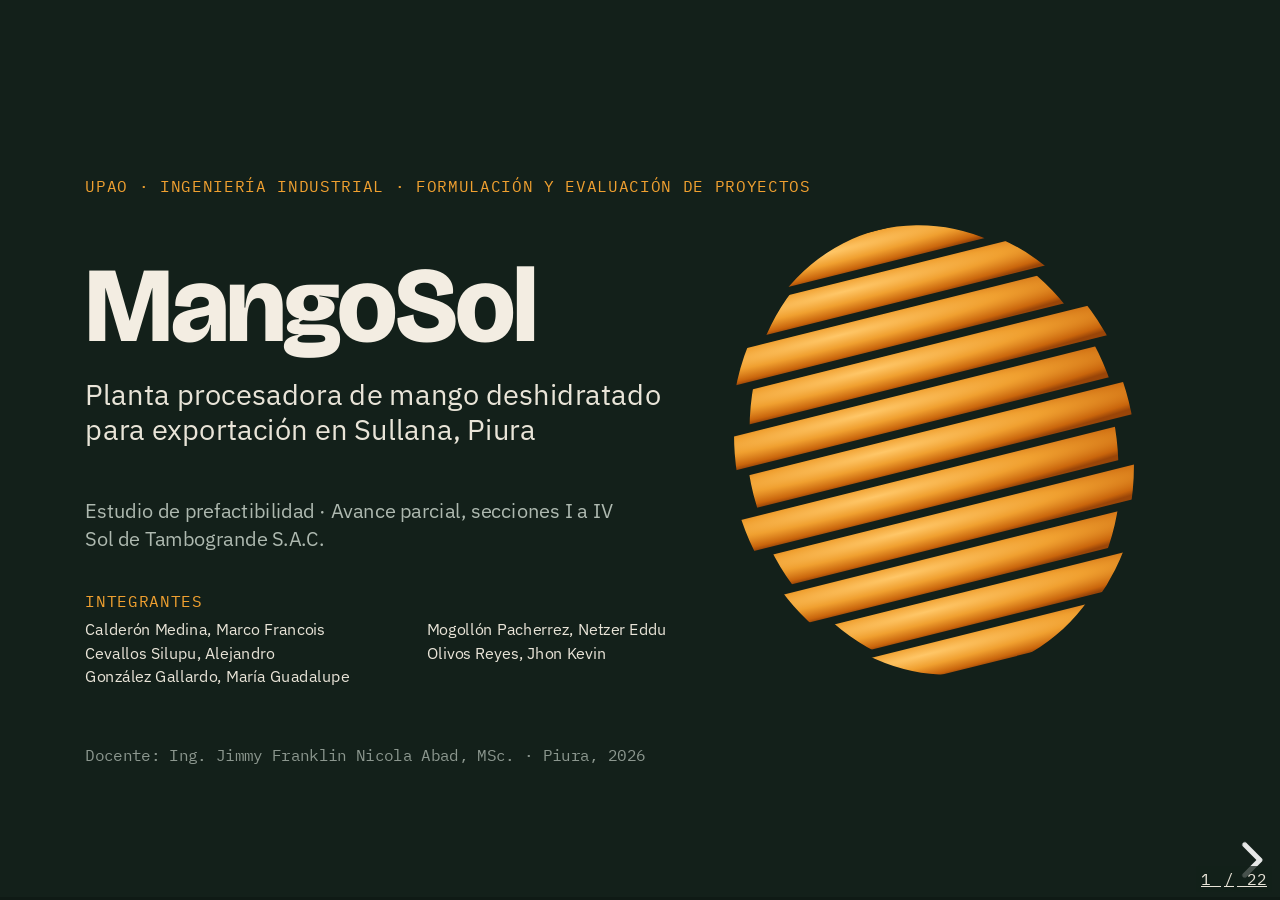
<file: index.html>
<!doctype html>
<html lang="es">
<head>
<meta charset="utf-8">
<meta name="viewport" content="width=device-width, initial-scale=1">
<title>MangoSol · Prefactibilidad de una planta de mango deshidratado</title>
<link rel="stylesheet" href="lib/fonts.css">
<link rel="stylesheet" href="lib/reveal.css">
<style>
html,body,.reveal-viewport{background:#13201A}
.reveal .slides{text-align:left}
.reveal .slides section{padding:0;height:1080px}
.reveal .slide{width:1920px;height:1080px;position:relative;box-sizing:border-box;text-align:left;font-size:32px;line-height:1.4;overflow:hidden}
.reveal .slide *{box-sizing:border-box}
.reveal .slide h1,.reveal .slide h2,.reveal .slide h3,.reveal .slide p,.reveal .slide ul{margin:0}
.reveal .slide h1{line-height:1.1}.reveal .slide h2{line-height:1.15;text-wrap:balance}.reveal .slide h3{line-height:1.2}
.reveal .slide ul{padding-left:1.1em;display:flex;flex-direction:column;gap:8px}
.reveal .slide a{color:inherit;text-decoration:none}
.reveal .slide table{border-collapse:collapse}
.reveal .slide th,.reveal .slide td{padding:.35em .6em;border-bottom:1px solid rgba(140,151,143,.35);text-align:left;font-weight:400}
.reveal .slide th{font-weight:600}
.reveal .controls,.reveal .progress{color:#F0A030}
.reveal .slide-number{background:rgba(19,32,26,.75);color:#E9E4D8;font-family:'IBM Plex Mono',monospace;font-size:16px}

/* Entradas: cada elemento con data-build-in aparece en su orden cuando la diapositiva está activa */
.reveal section .b{opacity:0}
.reveal section.present .b{animation:var(--k) .45s cubic-bezier(.2,.8,.2,1) var(--d) both}
.b-fade{--k:bFade}.b-rise{--k:bRise}.b-drop{--k:bDrop}.b-left{--k:bLeft}.b-right{--k:bRight}.b-scale{--k:bScale}.b-pop{--k:bPop}
.b-growx{--k:bGrowX;transform-origin:left center}.b-growy{--k:bGrowY;transform-origin:center bottom}
@keyframes bFade{from{opacity:0}to{opacity:1}}
@keyframes bRise{from{opacity:0;transform:translateY(40px)}to{opacity:1;transform:none}}
@keyframes bDrop{from{opacity:0;transform:translateY(-40px)}to{opacity:1;transform:none}}
@keyframes bLeft{from{opacity:0;transform:translateX(-60px)}to{opacity:1;transform:none}}
@keyframes bRight{from{opacity:0;transform:translateX(60px)}to{opacity:1;transform:none}}
@keyframes bScale{from{opacity:0;transform:scale(.6)}to{opacity:1;transform:none}}
@keyframes bPop{0%{opacity:0;transform:scale(.85)}70%{opacity:1;transform:scale(1.03)}100%{opacity:1;transform:none}}
@keyframes bGrowX{from{opacity:1;transform:scaleX(0)}to{opacity:1;transform:none}}
@keyframes bGrowY{from{opacity:1;transform:scaleY(0)}to{opacity:1;transform:none}}
/* Trazos que se dibujan solos */
.reveal section .draw{stroke-dasharray:var(--len,2000);stroke-dashoffset:var(--len,2000)}
.reveal section.present .draw{transition:stroke-dashoffset .8s cubic-bezier(.4,0,.2,1) var(--d,0s);stroke-dashoffset:0}
.reveal tr.prio td{font-weight:600;color:#13201A}.reveal tr.prio td:first-child{box-shadow:inset 8px 0 0 #F0A030;padding-left:24px}
@media (prefers-reduced-motion:reduce){.reveal section .b{opacity:1}.reveal section.present .b{animation:none}.reveal section .draw{stroke-dashoffset:0}}
</style>
</head>
<body>
<div class="reveal"><div class="slides">
<section id="cover" data-transition="fade" data-background-color="#13201A">
<div class="slide" style="background:#13201A;color:#E9E4D8;font-family:'IBM Plex Sans', Arial, sans-serif;padding:128px 128px 160px">
<svg aria-label="Mango cortado en láminas desplazadas" viewBox="0 0 720 720" width="720" height="720" style="position:absolute;left:1040px;top:180px;width:720px;height:720px" data-build-in="scale 1 auto"><defs><radialGradient id="mg" cx="38%" cy="30%" r="75%"><stop offset="0" stop-color="#FFC768"/><stop offset="0.45" stop-color="#F0A030"/><stop offset="0.85" stop-color="#C9650C"/><stop offset="1" stop-color="#9A4508"/></radialGradient><clipPath id="mc"><ellipse cx="360" cy="360" rx="290" ry="340"/></clipPath></defs><g transform="rotate(-14 360 360)"><g transform="translate(0,0)"><rect x="0" y="20" width="720" height="50" fill="url(#mg)" clip-path="url(#mc)"/></g><g transform="translate(14,0)"><rect x="0" y="82" width="720" height="50" fill="url(#mg)" clip-path="url(#mc)"/></g><g transform="translate(-10,0)"><rect x="0" y="144" width="720" height="50" fill="url(#mg)" clip-path="url(#mc)"/></g><g transform="translate(18,0)"><rect x="0" y="206" width="720" height="50" fill="url(#mg)" clip-path="url(#mc)"/></g><g transform="translate(-6,0)"><rect x="0" y="268" width="720" height="50" fill="url(#mg)" clip-path="url(#mc)"/></g><g transform="translate(12,0)"><rect x="0" y="330" width="720" height="50" fill="url(#mg)" clip-path="url(#mc)"/></g><g transform="translate(-16,0)"><rect x="0" y="392" width="720" height="50" fill="url(#mg)" clip-path="url(#mc)"/></g><g transform="translate(8,0)"><rect x="0" y="454" width="720" height="50" fill="url(#mg)" clip-path="url(#mc)"/></g><g transform="translate(-12,0)"><rect x="0" y="516" width="720" height="50" fill="url(#mg)" clip-path="url(#mc)"/></g><g transform="translate(16,0)"><rect x="0" y="578" width="720" height="50" fill="url(#mg)" clip-path="url(#mc)"/></g><g transform="translate(0,0)"><rect x="0" y="640" width="720" height="50" fill="url(#mg)" clip-path="url(#mc)"/></g></g></svg>
<p style="position:absolute;left:128px;top:128px;width:1100px;font-family:'IBM Plex Mono', 'Courier New', monospace;font-size:24px;letter-spacing:2px;text-transform:uppercase;color:#F0A030" data-build-in="fade 2 auto">UPAO · Ingeniería Industrial · Formulación y Evaluación de Proyectos</p>
<h1 style="position:absolute;left:128px;top:240px;width:900px;font-family:'Bricolage Grotesque', Georgia, sans-serif;font-size:160px;font-weight:800;line-height:1.05;letter-spacing:-4px;color:#F3EDE2" data-build-in="rise 3 auto">MangoSol</h1>
<p style="position:absolute;left:128px;top:430px;width:880px;font-size:44px;line-height:1.2;color:#E9E4D8" data-build-in="rise 4 auto">Planta procesadora de mango deshidratado para exportación en Sullana, Piura</p>
<p style="position:absolute;left:128px;top:610px;width:880px;font-size:30px;line-height:1.4;color:#AEB9B0" data-build-in="fade 5 auto">Estudio de prefactibilidad · Avance parcial, secciones I a IV<br>Sol de Tambogrande S.A.C.</p>
<p style="position:absolute;left:128px;top:750px;width:900px;font-family:'IBM Plex Mono', 'Courier New', monospace;font-size:24px;letter-spacing:2px;text-transform:uppercase;color:#F0A030" data-build-in="fade 6 auto">Integrantes</p>
<p style="position:absolute;left:128px;top:792px;width:480px;font-size:24px;line-height:1.45;color:#E9E4D8" data-build-in="fade 6 auto">Calderón Medina, Marco Francois<br>Cevallos Silupu, Alejandro<br>González Gallardo, María Guadalupe</p>
<p style="position:absolute;left:640px;top:792px;width:420px;font-size:24px;line-height:1.45;color:#E9E4D8" data-build-in="fade 6 auto">Mogollón Pacherrez, Netzer Eddu<br>Olivos Reyes, Jhon Kevin</p>
<p style="position:absolute;left:128px;bottom:64px;width:1664px;font-family:'IBM Plex Mono', 'Courier New', monospace;font-size:24px;color:#8C978F">Docente: Ing. Jimmy Franklin Nicola Abad, MSc. · Piura, 2026</p>
</div>
<aside class="notes">Presentar el proyecto en una frase: transformamos mango de Piura que no califica para exportarse fresco en láminas deshidratadas sin azúcar ni sulfitos, para importadores de México, EE. UU. y la UE. El dibujo del mango cortado en láminas representa justamente el producto. Aclarar desde el inicio que los datos de encuesta y de competidores son simulados con fines académicos; las cifras del sector (ADEX, DRAP Piura) son reales.</aside>
</section>
<section id="oportunidad" data-transition="fade" data-background-color="#F3EDE2">
<div class="slide" style="background:#F3EDE2;color:#1D2A22;font-family:'IBM Plex Sans', Arial, sans-serif;padding:128px 128px 160px">
<p style="position:absolute;left:128px;top:112px;width:1664px;font-family:'IBM Plex Mono', 'Courier New', monospace;font-size:24px;letter-spacing:2px;text-transform:uppercase;color:#96490A">I · Resumen ejecutivo</p>
<h2 style="position:absolute;left:128px;top:150px;width:1664px;font-family:'Bricolage Grotesque', Georgia, sans-serif;font-size:72px;font-weight:700;line-height:1.1;letter-spacing:-1px;color:#13201A">La oportunidad en dos cifras</h2>
<p style="position:absolute;left:128px;top:320px;width:800px;font-family:'Bricolage Grotesque', Georgia, sans-serif;font-size:140px;font-weight:800;line-height:1.05;letter-spacing:-3px;color:#13201A" data-build-in="rise 1 auto">535,407</p>
<p style="position:absolute;left:128px;top:490px;width:760px;font-size:30px;line-height:1.4;color:#3D4A42" data-build-in="fade 2 auto">toneladas de mango produjo Piura en 2025, un 55.8 % más que el año anterior (DRAP Piura)</p>
<div style="position:absolute;left:952px;top:330px;width:2px;height:260px;background:#CDBFA8"></div>
<p style="position:absolute;left:1010px;top:320px;width:782px;font-family:'Bricolage Grotesque', Georgia, sans-serif;font-size:140px;font-weight:800;line-height:1.05;letter-spacing:-3px;color:#96490A" data-build-in="rise 3 auto">≈ 1,050</p>
<p style="position:absolute;left:1010px;top:490px;width:760px;font-size:30px;line-height:1.4;color:#3D4A42" data-build-in="fade 4 auto">toneladas de mango deshidratado exporta todo el Perú en un año (US$ 8.4 M en 2023 ÷ ~US$ 8 por kilo; CIEN-ADEX)</p>
<p style="position:absolute;left:128px;top:690px;width:1540px;font-size:44px;line-height:1.25;color:#13201A" data-build-in="rise 5 auto">MangoSol convierte la fruta que no califica para exportarse en fresco en un snack <span style="color:#96490A">sin azúcar ni sulfitos</span> para importadores de México, EE. UU. y la Unión Europea.</p>
<p style="position:absolute;left:128px;bottom:64px;width:900px;font-family:'IBM Plex Mono', 'Courier New', monospace;font-size:24px;color:#59625B">MangoSol · Prefactibilidad 2026</p>
</div>
<aside class="notes">El problema: Piura produce muchísimo mango (535 mil toneladas en 2025, dato real de la Dirección Regional de Agricultura), pero una parte no califica para exportarse en fresco y se vende barata o se pierde. Al mismo tiempo, todo el Perú exporta apenas unas 1,050 toneladas de mango deshidratado al año. Esa cifra es una estimación nuestra: US$ 8.4 millones de ADEX divididos entre unos US$ 8 por kilo. La distancia entre las dos cifras es la oportunidad de agregar valor.</aside>
</section>
<section id="propuesta" data-transition="fade" data-background-color="#13201A">
<div class="slide" style="background:#13201A;color:#E9E4D8;font-family:'IBM Plex Sans', Arial, sans-serif;padding:128px 128px 160px">
<p style="position:absolute;left:128px;top:112px;width:1664px;font-family:'IBM Plex Mono', 'Courier New', monospace;font-size:24px;letter-spacing:2px;text-transform:uppercase;color:#F0A030">I · Resumen ejecutivo</p>
<h2 style="position:absolute;left:128px;top:150px;width:1664px;font-family:'Bricolage Grotesque', Georgia, sans-serif;font-size:72px;font-weight:700;line-height:1.1;letter-spacing:-1px;color:#F3EDE2">El proyecto en seis cifras</h2>
<div style="position:absolute;left:128px;top:300px;width:533px;background:#1C2B23;border-top:4px solid #F0A030;padding:36px 40px;display:flex;flex-direction:column;gap:8px" data-build-in="pop 1 auto"><p class="count" style="font-family:'Bricolage Grotesque', Georgia, sans-serif;font-size:72px;font-weight:700;line-height:1.05;color:#F0A030">3,616</p><p style="font-size:30px;line-height:1.4;color:#C9D3CB">toneladas de demanda insatisfecha al año</p></div>
<div style="position:absolute;left:693px;top:300px;width:533px;background:#1C2B23;border-top:4px solid #F0A030;padding:36px 40px;display:flex;flex-direction:column;gap:8px" data-build-in="pop 2 auto"><p class="count" style="font-family:'Bricolage Grotesque', Georgia, sans-serif;font-size:72px;font-weight:700;line-height:1.05;color:#F0A030">116.6</p><p style="font-size:30px;line-height:1.4;color:#C9D3CB">toneladas de demanda objetivo en el año 1</p></div>
<div style="position:absolute;left:1258px;top:300px;width:533px;background:#1C2B23;border-top:4px solid #F0A030;padding:36px 40px;display:flex;flex-direction:column;gap:8px" data-build-in="pop 3 auto"><p style="font-family:'Bricolage Grotesque', Georgia, sans-serif;font-size:72px;font-weight:700;line-height:1.05;color:#F0A030">155.7</p><p style="font-size:30px;line-height:1.4;color:#C9D3CB">toneladas de capacidad instalada al año</p></div>
<div style="position:absolute;left:128px;top:600px;width:533px;background:#1C2B23;border-top:4px solid #F0A030;padding:36px 40px;display:flex;flex-direction:column;gap:8px" data-build-in="pop 4 auto"><p style="font-family:'Bricolage Grotesque', Georgia, sans-serif;font-size:72px;font-weight:700;line-height:1.05;color:#F0A030">US$ 8.50</p><p style="font-size:30px;line-height:1.4;color:#C9D3CB">precio FOB (libre a bordo) por kilo</p></div>
<div style="position:absolute;left:693px;top:600px;width:533px;background:#1C2B23;border-top:4px solid #F0A030;padding:36px 40px;display:flex;flex-direction:column;gap:8px" data-build-in="pop 5 auto"><p style="font-family:'Bricolage Grotesque', Georgia, sans-serif;font-size:72px;font-weight:700;line-height:1.05;color:#F0A030">Sullana</p><p style="font-size:30px;line-height:1.4;color:#C9D3CB">localización elegida (4.20 de 5)</p></div>
<div style="position:absolute;left:1258px;top:600px;width:533px;background:#1C2B23;border-top:4px solid #F0A030;padding:36px 40px;display:flex;flex-direction:column;gap:8px" data-build-in="pop 6 auto"><p style="font-family:'Bricolage Grotesque', Georgia, sans-serif;font-size:72px;font-weight:700;line-height:1.05;color:#F0A030">Agresiva</p><p style="font-size:30px;line-height:1.4;color:#C9D3CB">postura estratégica según la PEYEA (posición estratégica y evaluación de la acción)</p></div>
<p style="position:absolute;left:128px;bottom:64px;width:900px;font-family:'IBM Plex Mono', 'Courier New', monospace;font-size:24px;color:#8C978F">MangoSol · Prefactibilidad 2026</p>
</div>
<aside class="notes">Este es el resumen de todo el avance; cada cifra se explica más adelante. Demanda insatisfecha: 4,665.6 toneladas que pide el mercado efectivo menos 1,050 toneladas que ofrece el Perú. Demanda objetivo: el 2.5 % del mercado efectivo. La capacidad es mayor que la demanda del año 1 porque se instala desde el inicio lo que se necesitará en el año 5 (estrategia proactiva). La conclusión preliminar es que el proyecto es viable en lo comercial y en lo técnico; la viabilidad económica se evalúa en el siguiente avance.</aside>
</section>
<section id="pestel" data-transition="slide" data-background-color="#F3EDE2">
<div class="slide" style="background:#F3EDE2;color:#1D2A22;font-family:'IBM Plex Sans', Arial, sans-serif;padding:128px 128px 160px">
<p style="position:absolute;left:128px;top:112px;width:1664px;font-family:'IBM Plex Mono', 'Courier New', monospace;font-size:24px;letter-spacing:2px;text-transform:uppercase;color:#96490A">II · Macroentorno</p>
<h2 style="position:absolute;left:128px;top:150px;width:1664px;font-family:'Bricolage Grotesque', Georgia, sans-serif;font-size:72px;font-weight:700;line-height:1.1;letter-spacing:-1px;color:#13201A">PESTEL priorizado por impacto</h2>
<table style="position:absolute;left:128px;top:290px;width:1664px;font-family:'IBM Plex Sans', Arial, sans-serif;font-size:26px;color:#1D2A22" data-build-in="fade 1 auto">
<tr style="background:#13201A"><th style="width:16%;color:#F3EDE2">Factor</th><th style="width:40%;color:#F3EDE2">Cambio externo</th><th style="width:16%;color:#F3EDE2">Impacto · Prob.</th><th style="width:28%;color:#F3EDE2">Respuesta</th></tr>
<tr><td>Político</td><td>TLC con EE. UU., la UE y México</td><td>Alto · Alta</td><td>Arancel 0 %; ferias PROMPERÚ</td></tr>
<tr><td>Económico</td><td>Auge agroexportador; dólar volátil</td><td>Alto · Alta</td><td>Ventas y contratos en US$</td></tr>
<tr class="prio"><td>Social</td><td>Tendencia a snacks «clean label»</td><td>Alto · Alta</td><td>Sin azúcar ni sulfitos</td></tr>
<tr><td>Tecnológico</td><td>Secado solar híbrido y control digital</td><td>Medio · Media</td><td>Presecado solar: menos GLP</td></tr>
<tr class="prio"><td>Ecológico</td><td>El Niño; exigencia de huella de carbono</td><td>Alto · Media</td><td>Proveedores en 3 valles</td></tr>
<tr class="prio"><td>Legal</td><td>FSMA (EE. UU.) y normas de la UE</td><td>Alto · Alta</td><td>HACCP y registro FDA</td></tr>
</table>
<div style="position:absolute;left:128px;top:720px;width:533px;background:#E9E1D2;padding:28px 32px;display:flex;flex-direction:column;gap:8px" data-build-in="rise 2 auto"><p style="font-family:'IBM Plex Mono', 'Courier New', monospace;font-size:24px;color:#96490A">Oportunidad central</p><p style="font-size:30px;line-height:1.4;color:#13201A">Tendencia a snacks saludables (Social)</p></div>
<div style="position:absolute;left:693px;top:720px;width:533px;background:#E9E1D2;padding:28px 32px;display:flex;flex-direction:column;gap:8px" data-build-in="rise 3 auto"><p style="font-family:'IBM Plex Mono', 'Courier New', monospace;font-size:24px;color:#96490A">Condición de entrada</p><p style="font-size:30px;line-height:1.4;color:#13201A">Normas sanitarias FSMA y UE (Legal)</p></div>
<div style="position:absolute;left:1258px;top:720px;width:533px;background:#E9E1D2;padding:28px 32px;display:flex;flex-direction:column;gap:8px" data-build-in="rise 4 auto"><p style="font-family:'IBM Plex Mono', 'Courier New', monospace;font-size:24px;color:#96490A">Principal amenaza</p><p style="font-size:30px;line-height:1.4;color:#13201A">El Niño y el abastecimiento (Ecológico)</p></div>
<p style="position:absolute;left:128px;bottom:64px;width:1664px;font-size:24px;line-height:1.4;color:#59625B"><b>Siglas:</b> PESTEL (político, económico, social, tecnológico, ecológico y legal) · TLC (tratado de libre comercio) · GLP (gas licuado de petróleo) · FSMA (ley de modernización de la inocuidad alimentaria de EE. UU.) · HACCP (análisis de peligros y puntos críticos de control) · FDA (agencia de alimentos y medicamentos de EE. UU.)</p>
</div>
<aside class="notes">El profesor pide un PESTEL priorizado, no una lista. Cada factor se califica por impacto y probabilidad, y de ahí salen tres prioridades (las filas marcadas en naranja y negrita): la tendencia saludable es la oportunidad que justifica el producto, las normas sanitarias son la condición para poder vender y El Niño es la amenaza que más preocupa porque reduce la floración del mango.</aside>
</section>
<section id="porter" data-transition="fade" data-background-color="#13201A">
<div class="slide" style="background:#13201A;color:#E9E4D8;font-family:'IBM Plex Sans', Arial, sans-serif;padding:128px 128px 160px">
<p style="position:absolute;left:128px;top:112px;width:1664px;font-family:'IBM Plex Mono', 'Courier New', monospace;font-size:24px;letter-spacing:2px;text-transform:uppercase;color:#F0A030">II · Microentorno</p>
<h2 style="position:absolute;left:128px;top:150px;width:1664px;font-family:'Bricolage Grotesque', Georgia, sans-serif;font-size:72px;font-weight:700;line-height:1.1;letter-spacing:-1px;color:#F3EDE2">Cinco fuerzas: manda el cliente</h2>
<p style="position:absolute;left:128px;top:300px;width:540px;font-size:30px;line-height:1.4;color:#C9D3CB" data-build-in="fade 6 auto">Sector atractivo pero exigente: hay que diferenciarse, no competir solo por precio.</p>
<svg class="conn" viewBox="0 0 1920 1080" style="position:absolute;left:0;top:0;width:1920px;height:1080px;pointer-events:none"><defs><marker id="cn1" viewBox="0 0 10 10" refX="9" refY="5" markerWidth="5" markerHeight="5" orient="auto"><path d="M0 0L10 5L0 10Z" fill="#8C978F"/></marker></defs><line x1="960" y1="460" x2="960" y2="510" stroke="#8C978F" stroke-width="3" marker-end="url(#cn1)"/></svg>
<svg class="conn" viewBox="0 0 1920 1080" style="position:absolute;left:0;top:0;width:1920px;height:1080px;pointer-events:none"><defs><marker id="cn2" viewBox="0 0 10 10" refX="9" refY="5" markerWidth="5" markerHeight="5" orient="auto"><path d="M0 0L10 5L0 10Z" fill="#8C978F"/></marker></defs><line x1="608" y1="600" x2="720" y2="600" stroke="#8C978F" stroke-width="3" marker-end="url(#cn2)"/></svg>
<svg class="conn" viewBox="0 0 1920 1080" style="position:absolute;left:0;top:0;width:1920px;height:1080px;pointer-events:none"><defs><marker id="cn3" viewBox="0 0 10 10" refX="9" refY="5" markerWidth="5" markerHeight="5" orient="auto"><path d="M0 0L10 5L0 10Z" fill="#8C978F"/></marker></defs><line x1="1312" y1="600" x2="1200" y2="600" stroke="#8C978F" stroke-width="3" marker-end="url(#cn3)"/></svg>
<svg class="conn" viewBox="0 0 1920 1080" style="position:absolute;left:0;top:0;width:1920px;height:1080px;pointer-events:none"><defs><marker id="cn4" viewBox="0 0 10 10" refX="9" refY="5" markerWidth="5" markerHeight="5" orient="auto"><path d="M0 0L10 5L0 10Z" fill="#8C978F"/></marker></defs><line x1="960" y1="740" x2="960" y2="690" stroke="#8C978F" stroke-width="3" marker-end="url(#cn4)"/></svg>
<div style="position:absolute;left:720px;top:510px;width:480px;height:180px;background:#1C2B23;border:2px solid #F3EDE2;border-radius:8px;padding:22px 28px;display:flex;flex-direction:column;gap:4px" data-build-in="pop 1 auto"><h3 style="font-family:'Bricolage Grotesque', Georgia, sans-serif;font-size:32px;font-weight:700;color:#F3EDE2">Rivalidad</h3><p style="font-family:'IBM Plex Mono', 'Courier New', monospace;font-size:24px;color:#F0A030">Intensidad media-alta</p><p style="font-size:24px;line-height:1.4;color:#C9D3CB">Perú, México, Burkina Faso</p></div>
<div style="position:absolute;left:720px;top:280px;width:480px;height:180px;background:#1C2B23;border:1px solid #2E4237;border-radius:8px;padding:22px 28px;display:flex;flex-direction:column;gap:4px" data-build-in="fade 2 auto"><h3 style="font-family:'Bricolage Grotesque', Georgia, sans-serif;font-size:32px;font-weight:700;color:#F3EDE2">Nuevos entrantes</h3><p style="font-family:'IBM Plex Mono', 'Courier New', monospace;font-size:24px;color:#F0A030">Intensidad media</p><p style="font-size:24px;line-height:1.4;color:#C9D3CB">Barrera: certificaciones</p></div>
<div style="position:absolute;left:128px;top:510px;width:480px;height:180px;background:#1C2B23;border:1px solid #2E4237;border-radius:8px;padding:22px 28px;display:flex;flex-direction:column;gap:4px" data-build-in="fade 3 auto"><h3 style="font-family:'Bricolage Grotesque', Georgia, sans-serif;font-size:32px;font-weight:700;color:#F3EDE2">Proveedores</h3><p style="font-family:'IBM Plex Mono', 'Courier New', monospace;font-size:24px;color:#F0A030">Intensidad baja-media</p><p style="font-size:24px;line-height:1.4;color:#C9D3CB">Miles de productores en Piura</p></div>
<div style="position:absolute;left:1312px;top:510px;width:480px;height:180px;background:#F0A030;border-radius:8px;padding:22px 28px;display:flex;flex-direction:column;gap:4px" data-build-in="pop 4 auto"><h3 style="font-family:'Bricolage Grotesque', Georgia, sans-serif;font-size:32px;font-weight:700;color:#13201A">Clientes</h3><p style="font-family:'IBM Plex Mono', 'Courier New', monospace;font-size:24px;color:#13201A">Intensidad alta</p><p style="font-size:24px;line-height:1.4;color:#13201A">Importadores comparan orígenes</p></div>
<div style="position:absolute;left:720px;top:740px;width:480px;height:180px;background:#1C2B23;border:1px solid #2E4237;border-radius:8px;padding:22px 28px;display:flex;flex-direction:column;gap:4px" data-build-in="fade 5 auto"><h3 style="font-family:'Bricolage Grotesque', Georgia, sans-serif;font-size:32px;font-weight:700;color:#F3EDE2">Sustitutos</h3><p style="font-family:'IBM Plex Mono', 'Courier New', monospace;font-size:24px;color:#F0A030">Intensidad media</p><p style="font-size:24px;line-height:1.4;color:#C9D3CB">Barras y frutos secos</p></div>
<p style="position:absolute;left:128px;bottom:64px;width:900px;font-family:'IBM Plex Mono', 'Courier New', monospace;font-size:24px;color:#8C978F">MangoSol · Prefactibilidad 2026</p>
</div>
<aside class="notes">Las cinco fuerzas miden qué tan atractivo es el sector. La fuerza más intensa es el poder de los clientes: son importadores con volumen que pueden comparar mango de Perú, México o Burkina Faso. Por eso la estrategia es diferenciarse (sin azúcar, trazable, clean label) en vez de pelear solo por precio. Los proveedores tienen poder bajo porque hay miles de productores, pero ese poder sube en un año El Niño.</aside>
</section>
<section id="mefe-mefi" data-transition="fade" data-background-color="#F3EDE2">
<div class="slide" style="background:#F3EDE2;color:#1D2A22;font-family:'IBM Plex Sans', Arial, sans-serif;padding:128px 128px 160px">
<p style="position:absolute;left:128px;top:112px;width:1664px;font-family:'IBM Plex Mono', 'Courier New', monospace;font-size:24px;letter-spacing:2px;text-transform:uppercase;color:#96490A">II · Diagnóstico interno y externo</p>
<h2 style="position:absolute;left:128px;top:150px;width:1664px;font-family:'Bricolage Grotesque', Georgia, sans-serif;font-size:72px;font-weight:700;line-height:1.1;letter-spacing:-1px;color:#13201A">MEFE y MEFI: ambas sobre el promedio</h2>
<p style="position:absolute;left:128px;top:300px;width:768px;font-family:'IBM Plex Mono', 'Courier New', monospace;font-size:24px;color:#96490A">MEFE (matriz de evaluación de factores externos)</p>
<p style="position:absolute;left:128px;top:340px;width:768px;font-family:'Bricolage Grotesque', Georgia, sans-serif;font-size:120px;font-weight:800;line-height:1.05;color:#13201A" data-build-in="rise 1 auto">2.76</p>
<div style="position:absolute;left:128px;top:510px;width:768px;height:14px;background:#DCD0BA;border-radius:7px"></div>
<div style="position:absolute;left:128px;top:510px;width:451px;height:14px;background:#C9650C;border-radius:7px" data-build-in="left 2 auto"></div>
<div style="position:absolute;left:511px;top:494px;width:3px;height:46px;background:#13201A"></div>
<p style="position:absolute;left:128px;top:548px;width:100px;font-family:'IBM Plex Mono', 'Courier New', monospace;font-size:24px;color:#59625B">1.0</p>
<p style="position:absolute;left:392px;top:548px;width:240px;text-align:center;font-family:'IBM Plex Mono', 'Courier New', monospace;font-size:24px;color:#59625B">promedio 2.50</p>
<p style="position:absolute;left:796px;top:548px;width:100px;text-align:right;font-family:'IBM Plex Mono', 'Courier New', monospace;font-size:24px;color:#59625B">4.0</p>
<p style="position:absolute;left:128px;top:620px;width:768px;font-size:26px;line-height:1.5;color:#3D4A42" data-build-in="fade 3 auto"><b>Oportunidad de mayor peso:</b> demanda creciente de snacks saludables (0.12 × 4)<br><b>Amenaza de mayor peso:</b> El Niño (0.14 × 2)</p>
<p style="position:absolute;left:1024px;top:300px;width:768px;font-family:'IBM Plex Mono', 'Courier New', monospace;font-size:24px;color:#96490A">MEFI (matriz de evaluación de factores internos)</p>
<p style="position:absolute;left:1024px;top:340px;width:768px;font-family:'Bricolage Grotesque', Georgia, sans-serif;font-size:120px;font-weight:800;line-height:1.05;color:#13201A" data-build-in="rise 4 auto">2.58</p>
<div style="position:absolute;left:1024px;top:510px;width:768px;height:14px;background:#DCD0BA;border-radius:7px"></div>
<div style="position:absolute;left:1024px;top:510px;width:405px;height:14px;background:#C9650C;border-radius:7px" data-build-in="left 5 auto"></div>
<div style="position:absolute;left:1407px;top:494px;width:3px;height:46px;background:#13201A"></div>
<p style="position:absolute;left:1024px;top:548px;width:100px;font-family:'IBM Plex Mono', 'Courier New', monospace;font-size:24px;color:#59625B">1.0</p>
<p style="position:absolute;left:1288px;top:548px;width:240px;text-align:center;font-family:'IBM Plex Mono', 'Courier New', monospace;font-size:24px;color:#59625B">promedio 2.50</p>
<p style="position:absolute;left:1692px;top:548px;width:100px;text-align:right;font-family:'IBM Plex Mono', 'Courier New', monospace;font-size:24px;color:#59625B">4.0</p>
<p style="position:absolute;left:1024px;top:620px;width:768px;font-size:26px;line-height:1.5;color:#3D4A42" data-build-in="fade 6 auto"><b>Fortaleza de mayor peso:</b> planta a 35 km de Tambogrande (0.14 × 4)<br><b>Debilidad de mayor peso:</b> marca nueva, sin historial exportador (0.14 × 1)</p>
<p style="position:absolute;left:128px;top:812px;width:1664px;font-size:30px;line-height:1.4;color:#13201A" data-build-in="fade 7 auto">Cada total suma peso × calificación de los 10 factores y se compara con 2.50, el promedio. Lectura: el proyecto aprovecha bien su entorno y su posición interna es ligeramente fuerte.</p>
<p style="position:absolute;left:128px;bottom:64px;width:900px;font-family:'IBM Plex Mono', 'Courier New', monospace;font-size:24px;color:#59625B">MangoSol · Prefactibilidad 2026</p>
</div>
<aside class="notes">Cada matriz tiene 10 factores con pesos que suman 1.00 y calificaciones de 1 a 4. El total ponderado se compara con 2.50, que es el promedio de la escala. La MEFE da 2.76: el proyecto responde bien a sus oportunidades y amenazas. La MEFI da 2.58: las fortalezas pesan un poco más que las debilidades. Las tablas completas están en el informe Word.</aside>
</section>
<section id="mpc" data-transition="fade" data-background-color="#13201A">
<div class="slide" style="background:#13201A;color:#E9E4D8;font-family:'IBM Plex Sans', Arial, sans-serif;padding:128px 128px 160px">
<p style="position:absolute;left:128px;top:112px;width:1664px;font-family:'IBM Plex Mono', 'Courier New', monospace;font-size:24px;letter-spacing:2px;text-transform:uppercase;color:#F0A030">II · Matriz de perfil competitivo</p>
<h2 style="position:absolute;left:128px;top:150px;width:1664px;font-family:'Bricolage Grotesque', Georgia, sans-serif;font-size:72px;font-weight:700;line-height:1.1;letter-spacing:-1px;color:#F3EDE2">La brecha es la experiencia exportadora</h2>
<p style="position:absolute;left:128px;top:311px;width:360px;font-size:30px;color:#C9D3CB">Competidor A</p>
<div style="position:absolute;left:520px;top:300px;width:825px;height:64px;background:#3E5A4A;border-radius:4px" data-build-in="left 1 auto"></div>
<p style="position:absolute;left:1365px;top:311px;width:160px;font-family:'IBM Plex Mono', 'Courier New', monospace;font-size:30px;color:#F3EDE2">3.30</p>
<p style="position:absolute;left:128px;top:411px;width:360px;font-size:30px;color:#C9D3CB">Competidor B</p>
<div style="position:absolute;left:520px;top:400px;width:762px;height:64px;background:#3E5A4A;border-radius:4px" data-build-in="left 2 auto"></div>
<p style="position:absolute;left:1302px;top:411px;width:160px;font-family:'IBM Plex Mono', 'Courier New', monospace;font-size:30px;color:#F3EDE2">3.05</p>
<p style="position:absolute;left:128px;top:511px;width:360px;font-size:30px;font-weight:600;color:#F0A030">MangoSol</p>
<div style="position:absolute;left:520px;top:500px;width:675px;height:64px;background:#F0A030;border-radius:4px" data-build-in="left 3 auto"></div>
<p style="position:absolute;left:1215px;top:511px;width:160px;font-family:'IBM Plex Mono', 'Courier New', monospace;font-size:30px;color:#F0A030">2.70</p>
<p style="position:absolute;left:128px;top:611px;width:360px;font-size:30px;color:#C9D3CB">Competidor C</p>
<div style="position:absolute;left:520px;top:600px;width:487px;height:64px;background:#3E5A4A;border-radius:4px" data-build-in="left 4 auto"></div>
<p style="position:absolute;left:1027px;top:611px;width:160px;font-family:'IBM Plex Mono', 'Courier New', monospace;font-size:30px;color:#F3EDE2">1.95</p>
<p style="position:absolute;left:128px;top:680px;width:1664px;font-size:24px;color:#AEB9B0">Puntaje = suma de (peso × calificación de 1 a 4) en 7 factores críticos de éxito; los pesos suman 1.</p>
<div style="position:absolute;left:128px;top:730px;width:816px;background:#1C2B23;padding:28px 32px;display:flex;flex-direction:column;gap:8px" data-build-in="rise 5 auto"><p style="font-family:'IBM Plex Mono', 'Courier New', monospace;font-size:24px;color:#F0A030">Gana en</p><p style="font-size:30px;line-height:1.4;color:#F3EDE2">Acceso a materia prima (4) e innovación (4)</p></div>
<div style="position:absolute;left:976px;top:730px;width:816px;background:#1C2B23;padding:28px 32px;display:flex;flex-direction:column;gap:8px" data-build-in="rise 6 auto"><p style="font-family:'IBM Plex Mono', 'Courier New', monospace;font-size:24px;color:#F0A030">Pierde en</p><p style="font-size:30px;line-height:1.4;color:#F3EDE2">Experiencia exportadora (1) y certificaciones (2)</p></div>
<p style="position:absolute;left:128px;bottom:64px;width:900px;font-family:'IBM Plex Mono', 'Courier New', monospace;font-size:24px;color:#8C978F">MangoSol · Prefactibilidad 2026</p>
</div>
<aside class="notes">Puntaje ponderado sobre 4, con siete factores críticos de éxito cuyos pesos suman 1. El Competidor A (agroexportadora grande de Piura) lidera por experiencia y certificaciones. MangoSol queda tercero con 2.70, que es lo esperable para una empresa nueva; gana en acceso a materia prima porque la planta está cerca de Tambogrande y en innovación por el producto sin azúcar. Los competidores son simulados; para la entrega final se podrían reemplazar por empresas reales.</aside>
</section>
<section id="foda" data-transition="fade" data-background-color="#F3EDE2">
<div class="slide" style="background:#F3EDE2;color:#1D2A22;font-family:'IBM Plex Sans', Arial, sans-serif;padding:128px 128px 160px">
<p style="position:absolute;left:128px;top:112px;width:1664px;font-family:'IBM Plex Mono', 'Courier New', monospace;font-size:24px;letter-spacing:2px;text-transform:uppercase;color:#96490A">II · FODA (fortalezas, oportunidades, debilidades y amenazas) cruzado</p>
<h2 style="position:absolute;left:128px;top:150px;width:1664px;font-family:'Bricolage Grotesque', Georgia, sans-serif;font-size:72px;font-weight:700;line-height:1.1;letter-spacing:-1px;color:#13201A">Del diagnóstico a ocho estrategias</h2>
<div style="position:absolute;left:128px;top:290px;width:800px;background:#13201A;padding:32px 40px;display:flex;flex-direction:column;gap:14px" data-build-in="pop 1 auto"><h3 style="font-family:'Bricolage Grotesque', Georgia, sans-serif;font-size:32px;font-weight:700;color:#F0A030">FO · Ofensivas</h3><ul style="font-size:26px;line-height:1.4;color:#E9E4D8"><li>Lanzar mango sin azúcar para el canal saludable (F3, O1)</li><li>Comprar mango de descarte en Tambogrande por contrato (F1, F4, O2)</li></ul></div>
<div style="position:absolute;left:992px;top:290px;width:800px;background:#E9E1D2;border-top:6px solid #13201A;padding:32px 40px;display:flex;flex-direction:column;gap:14px" data-build-in="pop 2 auto"><h3 style="font-family:'Bricolage Grotesque', Georgia, sans-serif;font-size:32px;font-weight:700;color:#13201A">DO · De reorientación</h3><ul style="font-size:26px;line-height:1.4;color:#3D4A42"><li>Postular a Innóvate Perú o PROCOMPITE para el túnel (D2, O5)</li><li>Construir cartera en ferias de PROMPERÚ (D1, O5)</li></ul></div>
<div style="position:absolute;left:128px;top:620px;width:800px;background:#E9E1D2;border-top:6px solid #13201A;padding:32px 40px;display:flex;flex-direction:column;gap:14px" data-build-in="pop 3 auto"><h3 style="font-family:'Bricolage Grotesque', Georgia, sans-serif;font-size:32px;font-weight:700;color:#13201A">FA · Defensivas</h3><ul style="font-size:26px;line-height:1.4;color:#3D4A42"><li>Proveedores en tres valles contra El Niño (F4, A1)</li><li>HACCP y registro FDA desde el inicio (F5, A3)</li></ul></div>
<div style="position:absolute;left:992px;top:620px;width:800px;background:#E9E1D2;border-top:6px solid #13201A;padding:32px 40px;display:flex;flex-direction:column;gap:14px" data-build-in="pop 4 auto"><h3 style="font-family:'Bricolage Grotesque', Georgia, sans-serif;font-size:32px;font-weight:700;color:#13201A">DA · De supervivencia</h3><ul style="font-size:26px;line-height:1.4;color:#3D4A42"><li>Vender con la marca blanca del importador al inicio (D1, A2)</li><li>Contratos en US$ con precio por campaña (D2, A4)</li></ul></div>
<p style="position:absolute;left:128px;bottom:64px;width:1664px;font-size:24px;line-height:1.4;color:#59625B"><b>Siglas:</b> F, O, D y A con número (cada factor de las matrices MEFI y MEFE) · PROCOMPITE (fondo concursable del Estado para cadenas productivas) · HACCP (análisis de peligros y puntos críticos de control) · FDA (agencia de alimentos y medicamentos de EE. UU.)</p>
</div>
<aside class="notes">El profesor insiste en que el FODA sirve para generar estrategias, no para llenar casillas. Por eso cada estrategia cruza un factor interno con uno externo, y el código entre paréntesis dice cuáles: por ejemplo, F3 con O1 es el producto sin azúcar frente a la demanda de snacks saludables. Las ofensivas (FO) van resaltadas porque la PEYEA, en la siguiente diapositiva, recomienda una postura agresiva.</aside>
</section>
<section id="peyea" data-transition="fade" data-background-color="#13201A">
<div class="slide" style="background:#13201A;color:#E9E4D8;font-family:'IBM Plex Sans', Arial, sans-serif;padding:128px 128px 160px">
<p style="position:absolute;left:128px;top:112px;width:1664px;font-family:'IBM Plex Mono', 'Courier New', monospace;font-size:24px;letter-spacing:2px;text-transform:uppercase;color:#F0A030">II · Matriz PEYEA (posición estratégica y evaluación de la acción)</p>
<h2 style="position:absolute;left:128px;top:150px;width:1664px;font-family:'Bricolage Grotesque', Georgia, sans-serif;font-size:72px;font-weight:700;line-height:1.1;letter-spacing:-1px;color:#F3EDE2">PEYEA: postura agresiva</h2>
<iframe class="anim" title="Matriz PEYEA animada: las cuatro dimensiones y el vector resultante" data-src="anim/peyea.html" scrolling="no" style="position:absolute;left:128px;top:290px;width:620px;height:620px;border:0;background:transparent"></iframe>
<table style="position:absolute;left:860px;top:300px;width:932px;font-size:28px;color:#E9E4D8" data-build-in="fade 3 auto">
<tr style="background:#1C2B23"><th style="width:70%;color:#F3EDE2">Dimensión</th><th style="width:30%;color:#F3EDE2;text-align:right">Promedio</th></tr>
<tr><td>Fuerza financiera (FF)</td><td style="text-align:right">+3.38</td></tr>
<tr><td>Ventaja competitiva (VC)</td><td style="text-align:right">−2.60</td></tr>
<tr><td>Estabilidad del entorno (EE)</td><td style="text-align:right">−3.00</td></tr>
<tr><td>Fuerza de la industria (FI)</td><td style="text-align:right">+4.20</td></tr>
</table>
<p style="position:absolute;left:860px;top:630px;width:932px;font-family:'IBM Plex Mono', 'Courier New', monospace;font-size:30px;line-height:1.4;color:#F0A030" data-build-in="fade 4 auto">X = FI + VC = +1.60<br>Y = FF + EE = +0.38</p>
<p style="position:absolute;left:860px;top:740px;width:932px;font-size:30px;line-height:1.4;color:#E9E4D8" data-build-in="fade 5 auto"><b>Estrategias:</b> penetración de mercado, desarrollo de producto e integración hacia atrás.</p>
<p style="position:absolute;left:860px;top:846px;width:932px;font-size:30px;line-height:1.4;color:#C9D3CB" data-build-in="fade 6 auto"><b>Alerta:</b> el vector roza el eje X por El Niño.</p>
<p style="position:absolute;left:128px;bottom:64px;width:900px;font-family:'IBM Plex Mono', 'Courier New', monospace;font-size:24px;color:#8C978F">MangoSol · Prefactibilidad 2026</p>
</div>
<aside class="notes">La PEYEA ubica al proyecto en un plano con cuatro dimensiones. El eje X suma la fuerza de la industria y la ventaja competitiva; el eje Y suma la fuerza financiera y la estabilidad del entorno. El vector cae en el cuadrante agresivo, que recomienda crecer. Pero cae muy cerca del eje X porque el entorno es inestable (El Niño pesa −5): si el clima empeora, el proyecto pasaría a la postura competitiva. Por eso la diversificación de proveedores es clave.</aside>
</section>
<section id="vision" data-transition="fade" data-background-color="#F0A030">
<div class="slide" style="background:#F0A030;color:#13201A;font-family:'IBM Plex Sans', Arial, sans-serif;padding:128px 128px 160px">
<p style="position:absolute;left:128px;top:112px;width:1664px;font-family:'IBM Plex Mono', 'Courier New', monospace;font-size:24px;letter-spacing:2px;text-transform:uppercase;color:#13201A">II · Visión, misión y objetivos</p>
<p style="position:absolute;left:128px;top:200px;width:1664px;font-family:'Bricolage Grotesque', Georgia, sans-serif;font-size:72px;font-weight:700;line-height:1.1;letter-spacing:-1px;color:#13201A" data-build-in="rise 1 auto">Al 2031, ser la marca peruana de mango deshidratado sin azúcar de referencia para los importadores de snacks saludables de Norteamérica y Europa.</p>
<p style="position:absolute;left:128px;top:580px;width:1600px;font-size:30px;line-height:1.4;color:#13201A" data-build-in="fade 2 auto"><b>Misión:</b> transformar el mango de Piura en un snack natural, seguro y de etiqueta limpia, que genere valor para los clientes, empleo en la región y precios justos para los productores.</p>
<div style="position:absolute;left:128px;top:720px;width:533px;border-top:3px solid #13201A;padding:16px 0 0 0;display:flex;flex-direction:column;gap:4px" data-build-in="rise 3 auto"><p style="font-family:'IBM Plex Mono', 'Courier New', monospace;font-size:24px;color:#13201A">Mercado</p><p style="font-family:'Bricolage Grotesque', Georgia, sans-serif;font-size:44px;font-weight:700;color:#13201A">≥ 8 importadores</p><p style="font-size:24px;color:#13201A">activos en el año 1</p></div>
<div style="position:absolute;left:693px;top:720px;width:533px;border-top:3px solid #13201A;padding:16px 0 0 0;display:flex;flex-direction:column;gap:4px" data-build-in="rise 4 auto"><p style="font-family:'IBM Plex Mono', 'Courier New', monospace;font-size:24px;color:#13201A">Abastecimiento</p><p style="font-family:'Bricolage Grotesque', Georgia, sans-serif;font-size:44px;font-weight:700;color:#13201A">≥ 70 %</p><p style="font-size:24px;color:#13201A">del mango comprado por contrato</p></div>
<div style="position:absolute;left:1258px;top:720px;width:533px;border-top:3px solid #13201A;padding:16px 0 0 0;display:flex;flex-direction:column;gap:4px" data-build-in="rise 5 auto"><p style="font-family:'IBM Plex Mono', 'Courier New', monospace;font-size:24px;color:#13201A">Ventas</p><p style="font-family:'Bricolage Grotesque', Georgia, sans-serif;font-size:44px;font-weight:700;color:#13201A">US$ 991 mil</p><p style="font-size:24px;color:#13201A">en el año 1 (116.6 toneladas × US$ 8.50)</p></div>
<p style="position:absolute;left:128px;bottom:64px;width:900px;font-family:'IBM Plex Mono', 'Courier New', monospace;font-size:24px;color:#13201A">MangoSol · Prefactibilidad 2026</p>
</div>
<aside class="notes">La visión dice a dónde queremos llegar (2031, el último año del horizonte de evaluación) y la misión dice qué hacemos todos los días. Los objetivos son medibles: 8 importadores sale del embudo de mercado (el 2.5 % de 324), y las ventas del año 1 son la demanda objetivo por el precio FOB. En el informe también hay objetivos de certificación (HACCP en el año 1, BRCGS u orgánica en el año 3) y de rentabilidad.</aside>
</section>
<section id="adex" data-transition="fade" data-background-color="#13201A">
<div class="slide" style="background:#13201A;color:#E9E4D8;font-family:'IBM Plex Sans', Arial, sans-serif;padding:128px 128px 160px">
<p style="position:absolute;left:128px;top:112px;width:1664px;font-family:'IBM Plex Mono', 'Courier New', monospace;font-size:24px;letter-spacing:2px;text-transform:uppercase;color:#F0A030">III · Oferta · dato real</p>
<h2 style="position:absolute;left:128px;top:150px;width:1664px;font-family:'Bricolage Grotesque', Georgia, sans-serif;font-size:72px;font-weight:700;line-height:1.1;letter-spacing:-1px;color:#F3EDE2">Lo que hoy exporta el Perú</h2>
<p style="position:absolute;left:128px;top:290px;width:800px;font-family:'Bricolage Grotesque', Georgia, sans-serif;font-size:140px;font-weight:800;line-height:1.05;letter-spacing:-3px;color:#F0A030" data-build-in="rise 1 auto">US$ 8.4 M</p>
<p style="position:absolute;left:128px;top:460px;width:780px;font-size:30px;line-height:1.4;color:#C9D3CB" data-build-in="fade 2 auto">en mango deshidratado durante 2023 (valor FOB: libre a bordo)</p>
<p style="position:absolute;left:128px;top:560px;width:780px;font-family:'Bricolage Grotesque', Georgia, sans-serif;font-size:72px;font-weight:700;line-height:1.05;color:#F3EDE2" data-build-in="rise 3 auto">+9.1 %</p>
<p style="position:absolute;left:128px;top:650px;width:780px;font-size:30px;line-height:1.4;color:#C9D3CB" data-build-in="fade 3 auto">frente a 2022 (US$ 7.7 M), a pesar de El Niño</p>
<p style="position:absolute;left:128px;top:740px;width:780px;font-family:'Bricolage Grotesque', Georgia, sans-serif;font-size:72px;font-weight:700;line-height:1.05;color:#F3EDE2" data-build-in="rise 4 auto">≈ 1,050 toneladas</p>
<p style="position:absolute;left:128px;top:830px;width:780px;font-size:30px;line-height:1.4;color:#C9D3CB" data-build-in="fade 4 auto">al año: US$ 8.4 M ÷ ~US$ 8 por kilo</p>
<p style="position:absolute;left:1000px;top:300px;width:792px;font-family:'IBM Plex Mono', 'Courier New', monospace;font-size:24px;color:#8C978F">Destinos en 2023 · % del valor FOB</p>
<p style="position:absolute;left:1000px;top:370px;width:400px;font-size:30px;color:#F3EDE2">México</p>
<p style="position:absolute;left:1392px;top:370px;width:400px;text-align:right;font-family:'IBM Plex Mono', 'Courier New', monospace;font-size:30px;color:#F0A030">45.2 % · US$ 3.8 M</p>
<div style="position:absolute;left:1000px;top:420px;width:792px;height:32px;background:#F0A030;border-radius:4px" data-build-in="left 5 auto"></div>
<p style="position:absolute;left:1000px;top:480px;width:400px;font-size:30px;color:#F3EDE2">Estados Unidos</p>
<p style="position:absolute;left:1392px;top:480px;width:400px;text-align:right;font-family:'IBM Plex Mono', 'Courier New', monospace;font-size:30px;color:#C9D3CB">19.8 % · US$ 1.7 M</p>
<div style="position:absolute;left:1000px;top:530px;width:347px;height:32px;background:#3E5A4A;border-radius:4px" data-build-in="left 6 auto"></div>
<p style="position:absolute;left:1000px;top:590px;width:400px;font-size:30px;color:#F3EDE2">Alemania</p>
<p style="position:absolute;left:1392px;top:590px;width:400px;text-align:right;font-family:'IBM Plex Mono', 'Courier New', monospace;font-size:30px;color:#C9D3CB">16.4 % · US$ 1.4 M</p>
<div style="position:absolute;left:1000px;top:640px;width:287px;height:32px;background:#3E5A4A;border-radius:4px" data-build-in="left 7 auto"></div>
<p style="position:absolute;left:1000px;top:700px;width:400px;font-size:30px;color:#F3EDE2">Otros</p>
<p style="position:absolute;left:1392px;top:700px;width:400px;text-align:right;font-family:'IBM Plex Mono', 'Courier New', monospace;font-size:30px;color:#C9D3CB">18.6 % · US$ 1.5 M</p>
<div style="position:absolute;left:1000px;top:750px;width:326px;height:32px;background:#3E5A4A;border-radius:4px" data-build-in="left 8 auto"></div>
<p style="position:absolute;left:128px;bottom:64px;width:1200px;font-family:'IBM Plex Mono', 'Courier New', monospace;font-size:24px;color:#8C978F">Fuente: CIEN-ADEX (2025), Nota de coyuntura: mango, con datos de SUNAT</p>
</div>
<aside class="notes">Esta diapositiva usa datos reales de ADEX, no simulados. El Perú exportó US$ 8.4 millones de mango deshidratado en 2023, 9 % más que en 2022 aunque El Niño golpeó la campaña. México es el primer comprador (45 %), por eso entra en nuestra segmentación. Las 1,050 toneladas son una estimación: dividimos el valor entre un precio promedio de unos US$ 8 por kilo. Importante: corregimos los porcentajes que daba Gemini (40.8 / 29.7 / 18.6), que estaban mal atribuidos.</aside>
</section>
<section id="embudo" data-transition="fade" data-auto-animate data-background-color="#F3EDE2">
<div class="slide" style="background:#F3EDE2;color:#1D2A22;font-family:'IBM Plex Sans', Arial, sans-serif;padding:128px 128px 160px">
<p style="position:absolute;left:128px;top:112px;width:1664px;font-family:'IBM Plex Mono', 'Courier New', monospace;font-size:24px;letter-spacing:2px;text-transform:uppercase;color:#96490A">III · Análisis de mercado</p>
<h2 style="position:absolute;left:128px;top:150px;width:1664px;font-family:'Bricolage Grotesque', Georgia, sans-serif;font-size:72px;font-weight:700;line-height:1.1;letter-spacing:-1px;color:#13201A">Del mercado potencial a la demanda objetivo</h2>
<div style="position:absolute;left:164px;top:290px;width:1100px;height:90px;background:#13201A;display:flex;align-items:center;justify-content:center" data-build-in="rise 1 auto"><p style="font-family:'IBM Plex Mono', 'Courier New', monospace;font-size:30px;color:#F3EDE2">1,200 importadores · potencial</p></div>
<div style="position:absolute;left:284px;top:400px;width:860px;height:90px;background:#2C4236;display:flex;align-items:center;justify-content:center" data-build-in="rise 2 auto"><p style="font-family:'IBM Plex Mono', 'Courier New', monospace;font-size:30px;color:#F3EDE2">720 · disponible</p></div>
<div style="position:absolute;left:404px;top:510px;width:620px;height:90px;background:#3E5A4A;display:flex;align-items:center;justify-content:center" data-build-in="rise 3 auto"><p style="font-family:'IBM Plex Mono', 'Courier New', monospace;font-size:30px;color:#F3EDE2">324 · efectivo</p></div>
<div style="position:absolute;left:524px;top:620px;width:380px;height:90px;background:#F0A030;display:flex;align-items:center;justify-content:center" data-build-in="rise 4 auto"><p style="font-family:'IBM Plex Mono', 'Courier New', monospace;font-size:30px;color:#13201A">8.1 · objetivo</p></div>
<p style="position:absolute;left:1340px;top:284px;width:452px;font-size:24px;line-height:1.35;color:#59625B">Muestra: n = 292 (N = 1,200 importadores; Z = 1.96, nivel de confianza del 95 %; e = 5 %, margen de error)</p>
<p style="position:absolute;left:1340px;top:420px;width:452px;font-family:'IBM Plex Mono', 'Courier New', monospace;font-size:24px;line-height:1.4;color:#13201A" data-build-in="fade 2 auto">× 0.60 · compran a Latinoamérica</p>
<p style="position:absolute;left:1340px;top:530px;width:452px;font-family:'IBM Plex Mono', 'Courier New', monospace;font-size:24px;line-height:1.4;color:#13201A" data-build-in="fade 3 auto">× 0.45 · intención de compra</p>
<p style="position:absolute;left:1340px;top:640px;width:452px;font-family:'IBM Plex Mono', 'Courier New', monospace;font-size:24px;line-height:1.4;color:#96490A" data-build-in="fade 4 auto">× 0.025 · cuota del proyecto</p>
<p data-id="mg-dem" style="position:absolute;left:128px;top:750px;width:600px;font-family:'Bricolage Grotesque', Georgia, sans-serif;font-size:120px;font-weight:800;line-height:1.05;letter-spacing:-2px;color:#96490A" data-build-in="pop 5 auto">116.6</p>
<p style="position:absolute;left:520px;top:780px;width:1272px;font-size:30px;line-height:1.4;color:#3D4A42" data-build-in="fade 6 auto">toneladas al año: la demanda objetivo del año 1 (8.1 importadores × 1.2 toneladas al mes × 12 meses)</p>
<p style="position:absolute;left:128px;bottom:64px;width:900px;font-family:'IBM Plex Mono', 'Courier New', monospace;font-size:24px;color:#59625B">MangoSol · Prefactibilidad 2026</p>
</div>
<aside class="notes">Es el embudo del profesor: potencial, disponible, efectivo y objetivo. Partimos de 1,200 importadores de fruta deshidratada en EE. UU., México y la UE. El 60 % compra a Latinoamérica y exige certificaciones que podemos cumplir; de esos, el 45 % declaró intención de compra en la encuesta (simulada). El proyecto decide atender el 2.5 %: unos 8 importadores que compran 1.2 toneladas al mes cada uno, o sea 116.6 toneladas en el año 1. La muestra de 292 sale de la fórmula para población finita.</aside>
</section>
<section id="brecha" data-transition="fade" data-auto-animate data-background-color="#F3EDE2">
<div class="slide" style="background:#F3EDE2;color:#1D2A22;font-family:'IBM Plex Sans', Arial, sans-serif;padding:128px 128px 160px">
<p style="position:absolute;left:128px;top:112px;width:1664px;font-family:'IBM Plex Mono', 'Courier New', monospace;font-size:24px;letter-spacing:2px;text-transform:uppercase;color:#96490A">III · Demanda insatisfecha</p>
<h2 style="position:absolute;left:128px;top:150px;width:1664px;font-family:'Bricolage Grotesque', Georgia, sans-serif;font-size:72px;font-weight:700;line-height:1.1;letter-spacing:-1px;color:#13201A">Hay mercado sin atender</h2>
<p style="position:absolute;left:128px;top:290px;width:1664px;font-family:'IBM Plex Mono', 'Courier New', monospace;font-size:44px;color:#13201A" data-build-in="fade 1 auto">DI = D − O = 4,665.6 − 1,050 = 3,615.6 toneladas al año</p>
<p style="position:absolute;left:128px;top:350px;width:1664px;font-size:24px;color:#3D4A42">DI (demanda insatisfecha) · D (demanda del mercado efectivo) · O (oferta peruana)</p>
<p style="position:absolute;left:128px;top:396px;width:420px;font-family:'IBM Plex Mono', 'Courier New', monospace;font-size:24px;color:#59625B">Oferta · 1,050 toneladas</p>
<p style="position:absolute;left:560px;top:396px;width:900px;font-family:'IBM Plex Mono', 'Courier New', monospace;font-size:24px;color:#13201A">Demanda insatisfecha · 3,615.6 toneladas</p>
<div style="position:absolute;left:128px;top:440px;width:375px;height:120px;background:#8C978F" data-build-in="left 2 auto"></div>
<div style="position:absolute;left:503px;top:440px;width:1289px;height:120px;background:#13201A" data-build-in="left 3 auto"></div>
<div style="position:absolute;left:503px;top:440px;width:42px;height:120px;background:#F0A030" data-build-in="pop 4 auto"></div>
<p style="position:absolute;left:1092px;top:576px;width:700px;text-align:right;font-family:'IBM Plex Mono', 'Courier New', monospace;font-size:24px;color:#59625B">Mercado efectivo: 4,665.6 toneladas al año</p>
<svg class="conn" viewBox="0 0 1920 1080" style="position:absolute;left:0;top:0;width:1920px;height:1080px;pointer-events:none"><line x1="524" y1="560" x2="524" y2="612" stroke="#C9650C" stroke-width="3"/></svg>
<p data-id="mg-dem" style="position:absolute;left:503px;top:612px;width:600px;font-family:'Bricolage Grotesque', Georgia, sans-serif;font-size:120px;font-weight:800;line-height:1.05;letter-spacing:-2px;color:#96490A">116.6</p>
<p style="position:absolute;left:503px;top:752px;width:1100px;font-size:30px;line-height:1.4;color:#13201A" data-build-in="fade 5 auto">toneladas es lo que atiende MangoSol en el año 1: el 3.2 % de la brecha (116.6 ÷ 3,615.6).</p>
<p style="position:absolute;left:503px;top:820px;width:1289px;font-size:30px;line-height:1.4;color:#3D4A42" data-build-in="fade 6 auto">No necesita quitarle clientes a la competencia para vender.</p>
<p style="position:absolute;left:128px;bottom:64px;width:900px;font-family:'IBM Plex Mono', 'Courier New', monospace;font-size:24px;color:#59625B">MangoSol · Prefactibilidad 2026</p>
</div>
<aside class="notes">La demanda insatisfecha es la demanda del mercado efectivo menos lo que ya se ofrece. El mercado efectivo pide 4,665.6 toneladas al año (324 importadores por 14.4 toneladas cada uno) y el Perú ofrece unas 1,050 toneladas. Quedan 3,615.6 toneladas sin atender. Nuestra meta del año 1 es apenas el 3.2 % de esa brecha, pero equivale a cerca del 11 % de lo que exporta todo el país: es exigente, aunque defendible. Al principio usábamos una cuota del 5 % y la bajamos al 2.5 % justamente por esta comparación con ADEX.</aside>
</section>
<section id="precio" data-transition="fade" data-background-color="#13201A">
<div class="slide" style="background:#13201A;color:#E9E4D8;font-family:'IBM Plex Sans', Arial, sans-serif;padding:128px 128px 160px">
<p style="position:absolute;left:128px;top:112px;width:1664px;font-family:'IBM Plex Mono', 'Courier New', monospace;font-size:24px;letter-spacing:2px;text-transform:uppercase;color:#F0A030">III · Producto y precio</p>
<h2 style="position:absolute;left:128px;top:150px;width:1664px;font-family:'Bricolage Grotesque', Georgia, sans-serif;font-size:72px;font-weight:700;line-height:1.1;letter-spacing:-1px;color:#F3EDE2">Precio de penetración: US$ 8.50/kg</h2>
<p style="position:absolute;left:128px;top:300px;width:800px;font-family:'IBM Plex Mono', 'Courier New', monospace;font-size:24px;color:#8C978F">US$ por kilo, FOB (libre a bordo) en Paita</p>
<div style="position:absolute;left:594px;top:420px;width:725px;height:180px;background:rgba(240,160,48,.2);box-shadow:inset 0 0 0 2px rgba(240,160,48,.65)" data-build-in="fade 1 auto"></div>
<div style="position:absolute;left:228px;top:600px;width:1464px;height:3px;background:#8C978F"></div>
<div style="position:absolute;left:188px;top:616px;width:1544px;display:flex;justify-content:space-between"><p style="width:80px;text-align:center;font-family:'IBM Plex Mono', 'Courier New', monospace;font-size:24px;color:#8C978F">7.50</p><p style="width:80px;text-align:center;font-family:'IBM Plex Mono', 'Courier New', monospace;font-size:24px;color:#8C978F">8.00</p><p style="width:80px;text-align:center;font-family:'IBM Plex Mono', 'Courier New', monospace;font-size:24px;color:#8C978F">8.50</p><p style="width:80px;text-align:center;font-family:'IBM Plex Mono', 'Courier New', monospace;font-size:24px;color:#8C978F">9.00</p><p style="width:80px;text-align:center;font-family:'IBM Plex Mono', 'Courier New', monospace;font-size:24px;color:#8C978F">9.50</p></div>
<p style="position:absolute;left:594px;top:664px;width:725px;text-align:center;font-family:'IBM Plex Mono', 'Courier New', monospace;font-size:24px;color:#C9D3CB" data-build-in="fade 1 auto">rango más aceptado en la encuesta (52 %)</p>
<div style="position:absolute;left:436px;top:589px;width:24px;height:24px;border-radius:50%;background:#C9D3CB" data-build-in="pop 2 auto"></div>
<p style="position:absolute;left:388px;top:540px;width:120px;text-align:center;font-family:'IBM Plex Mono', 'Courier New', monospace;font-size:24px;color:#C9D3CB" data-build-in="fade 2 auto">C · 7.80</p>
<div style="position:absolute;left:1021px;top:589px;width:24px;height:24px;border-radius:50%;background:#C9D3CB" data-build-in="pop 3 auto"></div>
<p style="position:absolute;left:1045px;top:540px;width:130px;font-family:'IBM Plex Mono', 'Courier New', monospace;font-size:24px;color:#C9D3CB" data-build-in="fade 3 auto">B · 8.60</p>
<div style="position:absolute;left:1240px;top:589px;width:24px;height:24px;border-radius:50%;background:#C9D3CB" data-build-in="pop 4 auto"></div>
<p style="position:absolute;left:1192px;top:540px;width:120px;text-align:center;font-family:'IBM Plex Mono', 'Courier New', monospace;font-size:24px;color:#C9D3CB" data-build-in="fade 4 auto">A · 8.90</p>
<div style="position:absolute;left:958px;top:466px;width:4px;height:134px;background:#F0A030" data-build-in="rise 5 auto"></div>
<div style="position:absolute;left:944px;top:585px;width:32px;height:32px;border-radius:50%;background:#F0A030" data-build-in="pop 5 auto"></div>
<p style="position:absolute;left:540px;top:452px;width:400px;text-align:right;font-family:'Bricolage Grotesque', Georgia, sans-serif;font-size:44px;font-weight:700;color:#F0A030" data-build-in="fade 5 auto">MangoSol · 8.50</p>
<div style="position:absolute;left:128px;top:760px;width:533px;background:#1C2B23;padding:24px 32px" data-build-in="rise 6 auto"><p style="font-size:26px;line-height:1.4;color:#F3EDE2">Láminas de 6–8 mm, 15–18 % de humedad, 12 meses de vida útil</p></div>
<div style="position:absolute;left:693px;top:760px;width:533px;background:#1C2B23;padding:24px 32px" data-build-in="rise 7 auto"><p style="font-size:26px;line-height:1.4;color:#F3EDE2">Sin azúcar ni sulfitos: el atributo más valorado (34 %)</p></div>
<div style="position:absolute;left:1258px;top:760px;width:533px;background:#1C2B23;padding:24px 32px" data-build-in="rise 8 auto"><p style="font-size:26px;line-height:1.4;color:#F3EDE2">Caja de 10 kg (58 %) y doypack con marca blanca</p></div>
<div style="position:absolute;left:1100px;top:262px;width:692px;background:#1C2B23;border-left:4px solid #F0A030;padding:16px 24px;display:flex;flex-direction:column;gap:6px" data-build-in="fade 6 auto"><p style="font-family:'IBM Plex Mono', 'Courier New', monospace;font-size:24px;color:#F0A030">Dato real · SUNAT 2024</p><p style="font-size:26px;line-height:1.4;color:#F3EDE2">Perú vendió 379 mil kg por US$ 3.7 M: <b>US$&nbsp;9.76/kg</b>. MangoSol entra un 13&nbsp;% por debajo.</p></div>
<p style="position:absolute;left:128px;bottom:64px;width:1664px;font-family:'IBM Plex Mono', 'Courier New', monospace;font-size:24px;color:#8C978F">Fuente del dato real: IDEXCAM-CCL (2025), Exportaciones peruanas de frutas deshidratadas, con datos de SUNAT</p>
</div>
<aside class="notes">El precio de US$ 8.50 por kilo FOB es una decisión del proyecto, y ahora tiene respaldo real. Según la Cámara de Comercio de Lima (IDEXCAM), con datos de SUNAT, en 2024 el Perú exportó 379 mil kg de mango deshidratado por US$ 3.7 millones: eso da US$ 9.76 por kilo (3.7 millones ÷ 379 mil). Nuestro precio queda un 13 % por debajo, que es justo lo que busca un precio de penetración: entrar un poco más barato porque somos una marca nueva. Si preguntan por una cifra más reciente: en transacciones de noviembre de 2025 a abril de 2026 el promedio fue de unos US$ 8.40 por kilo, con meses entre 5.30 y 11.30; esa fuente (Tridge) es privada y menos sólida que SUNAT, por eso no está en la diapositiva. Lo que sigue siendo simulado: los competidores A, B y C y la encuesta del rango aceptado (8.00 a 8.99). Ojo con la caja de 10 kg: el precio es por kilo, así que una caja cuesta US$ 85.</aside>
</section>
<section id="cuatro-p" data-transition="fade" data-background-color="#F3EDE2">
<div class="slide" style="background:#F3EDE2;color:#1D2A22;font-family:'IBM Plex Sans', Arial, sans-serif;padding:128px 128px 160px">
<p style="position:absolute;left:128px;top:112px;width:1664px;font-family:'IBM Plex Mono', 'Courier New', monospace;font-size:24px;letter-spacing:2px;text-transform:uppercase;color:#96490A">III · Estrategia comercial</p>
<h2 style="position:absolute;left:128px;top:150px;width:1664px;font-family:'Bricolage Grotesque', Georgia, sans-serif;font-size:72px;font-weight:700;line-height:1.1;letter-spacing:-1px;color:#13201A">Las 4P de MangoSol</h2>
<div style="position:absolute;left:128px;top:300px;width:392px;background:#E9E1D2;border-top:6px solid #13201A;padding:32px;display:flex;flex-direction:column;gap:16px" data-build-in="rise 1 auto"><h3 style="font-family:'Bricolage Grotesque', Georgia, sans-serif;font-size:44px;font-weight:700;color:#13201A">Producto</h3><p style="font-size:26px;line-height:1.4;color:#3D4A42">Mango sin azúcar a granel (10 kg) y doypack con marca blanca. Desde el año 3, mango picante para el mercado mexicano y mix tropical.</p></div>
<div style="position:absolute;left:552px;top:300px;width:392px;background:#E9E1D2;border-top:6px solid #13201A;padding:32px;display:flex;flex-direction:column;gap:16px" data-build-in="rise 2 auto"><h3 style="font-family:'Bricolage Grotesque', Georgia, sans-serif;font-size:44px;font-weight:700;color:#13201A">Precio</h3><p style="font-size:26px;line-height:1.4;color:#3D4A42">US$ 8.50/kg FOB (libre a bordo). Descuentos en pedidos de más de 3 toneladas y contratos por campaña en dólares.</p></div>
<div style="position:absolute;left:976px;top:300px;width:392px;background:#E9E1D2;border-top:6px solid #13201A;padding:32px;display:flex;flex-direction:column;gap:16px" data-build-in="rise 3 auto"><h3 style="font-family:'Bricolage Grotesque', Georgia, sans-serif;font-size:44px;font-weight:700;color:#13201A">Plaza</h3><p style="font-size:26px;line-height:1.4;color:#3D4A42">Exportación directa por Paita en contenedor de 20 pies (≈ 10 toneladas), hacia el importador y de ahí al retail o la industria.</p></div>
<div style="position:absolute;left:1400px;top:300px;width:392px;background:#E9E1D2;border-top:6px solid #13201A;padding:32px;display:flex;flex-direction:column;gap:16px" data-build-in="rise 4 auto"><h3 style="font-family:'Bricolage Grotesque', Georgia, sans-serif;font-size:44px;font-weight:700;color:#13201A">Promoción</h3><p style="font-size:26px;line-height:1.4;color:#3D4A42">Ferias con PROMPERÚ (Expoalimentaria, Summer Fancy Food, BIOFACH), muestras, web y LinkedIn en inglés.</p></div>
<p style="position:absolute;left:128px;top:760px;width:1664px;font-size:44px;line-height:1.25;color:#13201A" data-build-in="fade 5 auto">Competimos por <span style="color:#96490A">etiqueta limpia y trazabilidad</span>, no por el precio más bajo.</p>
<p style="position:absolute;left:128px;bottom:64px;width:900px;font-family:'IBM Plex Mono', 'Courier New', monospace;font-size:24px;color:#59625B">MangoSol · Prefactibilidad 2026</p>
</div>
<aside class="notes">La mezcla de marketing es coherente con lo anterior: producto diferenciado, precio de penetración, exportación directa (sin intermediarios peruanos, para no ceder margen) y promoción en ferias, que es como se consiguen importadores en el sector. La marca blanca al inicio es una estrategia DA del FODA: como somos una marca nueva, primero vendemos con la marca del importador. El mango picante del año 3 es solo para exportar a México, nuestro primer comprador, donde se acostumbra comer la fruta con picante; en el Perú no se consume así, por eso no es un producto para el mercado local.</aside>
</section>
<section id="localizacion" data-transition="slide" data-background-color="#13201A">
<div class="slide" style="background:#13201A;color:#E9E4D8;font-family:'IBM Plex Sans', Arial, sans-serif;padding:128px 128px 160px">
<p style="position:absolute;left:128px;top:112px;width:1664px;font-family:'IBM Plex Mono', 'Courier New', monospace;font-size:24px;letter-spacing:2px;text-transform:uppercase;color:#F0A030">IV · Análisis técnico · localización</p>
<h2 style="position:absolute;left:128px;top:150px;width:1664px;font-family:'Bricolage Grotesque', Georgia, sans-serif;font-size:72px;font-weight:700;line-height:1.1;letter-spacing:-1px;color:#F3EDE2">Sullana, entre los huertos y el puerto</h2>
<svg class="conn" viewBox="0 0 1920 1080" style="position:absolute;left:0;top:0;width:1920px;height:1080px;pointer-events:none"><line x1="314" y1="420" x2="936" y2="420" stroke="#8C978F" stroke-width="4" stroke-dasharray="14 10"/></svg>
<svg class="conn" viewBox="0 0 1920 1080" style="position:absolute;left:0;top:0;width:1920px;height:1080px;pointer-events:none"><defs><marker id="cn7" viewBox="0 0 10 10" refX="9" refY="5" markerWidth="5" markerHeight="5" orient="auto"><path d="M0 0L10 5L0 10Z" fill="#8C978F"/></marker></defs><line x1="984" y1="420" x2="1606" y2="420" stroke="#8C978F" stroke-width="4" stroke-dasharray="14 10" marker-end="url(#cn7)"/></svg>
<p style="position:absolute;left:425px;top:360px;width:400px;text-align:center;font-family:'IBM Plex Mono', 'Courier New', monospace;font-size:24px;color:#C9D3CB" data-build-in="fade 2 auto">≈ 35 km de fruta</p>
<p style="position:absolute;left:1095px;top:360px;width:400px;text-align:center;font-family:'IBM Plex Mono', 'Courier New', monospace;font-size:24px;color:#C9D3CB" data-build-in="fade 3 auto">≈ 60 km de producto</p>
<div style="position:absolute;left:286px;top:406px;width:28px;height:28px;border-radius:50%;background:#C9D3CB" data-build-in="pop 1 auto"></div>
<div style="position:absolute;left:936px;top:396px;width:48px;height:48px;border-radius:50%;background:#F0A030" data-build-in="pop 2 auto"></div>
<div style="position:absolute;left:1606px;top:406px;width:28px;height:28px;border-radius:50%;background:#C9D3CB" data-build-in="pop 3 auto"></div>
<p style="position:absolute;left:100px;top:466px;width:400px;text-align:center;font-size:30px;line-height:1.4;color:#F3EDE2" data-build-in="fade 1 auto"><b>Tambogrande</b><br><span style="color:#AEB9B0">huertos de mango</span></p>
<p style="position:absolute;left:760px;top:466px;width:400px;text-align:center;font-size:30px;line-height:1.4;color:#F0A030" data-build-in="fade 2 auto"><b>Sullana</b><br><span style="color:#AEB9B0">planta</span></p>
<p style="position:absolute;left:1420px;top:466px;width:400px;text-align:center;font-size:30px;line-height:1.4;color:#F3EDE2" data-build-in="fade 3 auto"><b>Paita</b><br><span style="color:#AEB9B0">puerto de exportación</span></p>
<div style="position:absolute;left:128px;top:600px;width:768px;display:flex;flex-direction:column;gap:14px" data-build-in="rise 4 auto"><p style="font-family:'IBM Plex Mono', 'Courier New', monospace;font-size:24px;color:#8C978F">Microlocalización · factores ponderados (1 a 5)</p><div style="display:flex;align-items:center;gap:16px"><p style="width:260px;font-size:30px;font-weight:600;color:#F0A030">Sullana</p><div style="width:336px;height:30px;background:#F0A030;border-radius:4px"></div><p style="font-family:'IBM Plex Mono', 'Courier New', monospace;font-size:30px;color:#F0A030">4.20</p></div><div style="display:flex;align-items:center;gap:16px"><p style="width:260px;font-size:30px;color:#F3EDE2">Tambogrande</p><div style="width:308px;height:30px;background:#3E5A4A;border-radius:4px"></div><p style="font-family:'IBM Plex Mono', 'Courier New', monospace;font-size:30px;color:#C9D3CB">3.85</p></div><div style="display:flex;align-items:center;gap:16px"><p style="width:260px;font-size:30px;color:#F3EDE2">Piura (Castilla)</p><div style="width:300px;height:30px;background:#3E5A4A;border-radius:4px"></div><p style="font-family:'IBM Plex Mono', 'Courier New', monospace;font-size:30px;color:#C9D3CB">3.75</p></div></div>
<div style="position:absolute;left:1024px;top:600px;width:768px;display:flex;flex-direction:column;gap:14px" data-build-in="rise 5 auto"><p style="font-family:'IBM Plex Mono', 'Courier New', monospace;font-size:24px;color:#8C978F">Macrolocalización · factores ponderados (1 a 5)</p><div style="display:flex;align-items:center;gap:16px"><p style="width:260px;font-size:30px;font-weight:600;color:#F0A030">Piura</p><div style="width:360px;height:30px;background:#F0A030;border-radius:4px"></div><p style="font-family:'IBM Plex Mono', 'Courier New', monospace;font-size:30px;color:#F0A030">4.50</p></div><div style="display:flex;align-items:center;gap:16px"><p style="width:260px;font-size:30px;color:#F3EDE2">Lambayeque</p><div style="width:296px;height:30px;background:#3E5A4A;border-radius:4px"></div><p style="font-family:'IBM Plex Mono', 'Courier New', monospace;font-size:30px;color:#C9D3CB">3.70</p></div><div style="display:flex;align-items:center;gap:16px"><p style="width:260px;font-size:30px;color:#F3EDE2">Áncash</p><div style="width:248px;height:30px;background:#3E5A4A;border-radius:4px"></div><p style="font-family:'IBM Plex Mono', 'Courier New', monospace;font-size:30px;color:#C9D3CB">3.10</p></div></div>
<p style="position:absolute;left:128px;bottom:64px;width:900px;font-family:'IBM Plex Mono', 'Courier New', monospace;font-size:24px;color:#8C978F">MangoSol · Prefactibilidad 2026</p>
</div>
<aside class="notes">Usamos el método de factores ponderados con escala de 1 a 5. Primero la macrolocalización: Piura gana (4.50) por materia prima y cercanía al puerto. Luego la microlocalización entre tres distritos: Sullana gana con 4.20. Tambogrande tiene más fruta, pero peores servicios (agua, energía trifásica) y está más lejos de Paita; Piura (Castilla) tiene mejores servicios, pero el terreno es caro y está lejos de los huertos. Sullana equilibra los tres factores.</aside>
</section>
<section id="flujograma" data-transition="fade" data-background-color="#13201A">
<div class="slide" style="background:#13201A;color:#E9E4D8;font-family:'IBM Plex Sans', Arial, sans-serif;padding:128px 128px 160px">
<p style="position:absolute;left:128px;top:112px;width:1664px;font-family:'IBM Plex Mono', 'Courier New', monospace;font-size:24px;letter-spacing:2px;text-transform:uppercase;color:#F0A030">IV · Proceso productivo</p>
<h2 style="position:absolute;left:128px;top:150px;width:1664px;font-family:'Bricolage Grotesque', Georgia, sans-serif;font-size:72px;font-weight:700;line-height:1.1;letter-spacing:-1px;color:#F3EDE2">Flujograma: once etapas en U</h2>
<iframe class="anim" title="Flujograma animado: lotes de mango recorren las once etapas del proceso" data-src="anim/flujo.html" scrolling="no" style="position:absolute;left:128px;top:270px;width:1664px;height:530px;border:0;background:transparent"></iframe>
<p style="position:absolute;left:128px;top:812px;width:1664px;font-family:'IBM Plex Mono', 'Courier New', monospace;font-size:24px;line-height:1.4;color:#C9D3CB" data-build-in="fade 13 auto">DOP (diagrama de operaciones del proceso): 5 operaciones · 2 inspecciones · 1 combinada · 1 espera · 1 almacenamiento · 1 transporte · PCC (punto crítico de control)</p>
<p style="position:absolute;left:128px;bottom:64px;width:900px;font-family:'IBM Plex Mono', 'Courier New', monospace;font-size:24px;color:#8C978F">MangoSol · Prefactibilidad 2026</p>
</div>
<aside class="notes">Es el diagrama de operaciones del proceso con los símbolos ASME que se usan en ingeniería industrial: círculo para operación, cuadrado para inspección, círculo dentro de cuadrado para la operación combinada (recibir y pesar a la vez), la D para una espera, el triángulo invertido para almacenamiento y la flecha para transporte. Los kilos son de un día de campaña. Hay dos puntos críticos de control del HACCP: el secado (la humedad final debe quedar en 18 % o menos) y el detector de metales. Cada círculo naranja que avanza es un lote de mango: se encoge según el balance de materia, suelta partículas grises en las mermas y vapor en el secado.</aside>
</section>
<section id="balance" data-transition="fade" data-background-color="#F3EDE2">
<div class="slide" style="background:#F3EDE2;color:#1D2A22;font-family:'IBM Plex Sans', Arial, sans-serif;padding:128px 128px 160px">
<p style="position:absolute;left:128px;top:112px;width:1664px;font-family:'IBM Plex Mono', 'Courier New', monospace;font-size:24px;letter-spacing:2px;text-transform:uppercase;color:#96490A">IV · Proceso · base de un día</p>
<h2 style="position:absolute;left:128px;top:150px;width:1664px;font-family:'Bricolage Grotesque', Georgia, sans-serif;font-size:72px;font-weight:700;line-height:1.1;letter-spacing:-1px;color:#13201A">Entran 9 toneladas, salen 998 kg</h2>
<p style="position:absolute;left:128px;top:288px;width:380px;font-size:30px;color:#13201A">Recepción</p>
<div style="position:absolute;left:520px;top:280px;width:1000px;height:58px;background:#13201A;border-radius:4px;display:flex;align-items:center;padding:0 0 0 20px" data-build-in="growx 1 auto"><p style="font-family:'IBM Plex Mono', 'Courier New', monospace;font-size:26px;color:#F3EDE2">9,000 kg</p></div>
<p style="position:absolute;left:1540px;top:291px;width:252px;font-family:'IBM Plex Mono', 'Courier New', monospace;font-size:24px;color:#13201A">fruta fresca</p>
<p style="position:absolute;left:128px;top:370px;width:380px;font-size:30px;color:#13201A">Selección</p>
<div style="position:absolute;left:520px;top:362px;width:930px;height:58px;background:#13201A;border-radius:4px;display:flex;align-items:center;padding:0 0 0 20px" data-build-in="growx 2 auto"><p style="font-family:'IBM Plex Mono', 'Courier New', monospace;font-size:26px;color:#F3EDE2">8,370 kg</p></div>
<p style="position:absolute;left:1470px;top:373px;width:322px;font-family:'IBM Plex Mono', 'Courier New', monospace;font-size:24px;color:#13201A">−630 kg (7 %)</p>
<p style="position:absolute;left:128px;top:452px;width:380px;font-size:30px;color:#13201A">Pelado y despepado</p>
<div style="position:absolute;left:520px;top:444px;width:577px;height:58px;background:#13201A;border-radius:4px;display:flex;align-items:center;padding:0 0 0 20px" data-build-in="growx 3 auto"><p style="font-family:'IBM Plex Mono', 'Courier New', monospace;font-size:26px;color:#F3EDE2">5,189 kg</p></div>
<p style="position:absolute;left:1117px;top:455px;width:675px;font-family:'IBM Plex Mono', 'Courier New', monospace;font-size:24px;color:#13201A">−3,181 kg de cáscara y pepa (38 %)</p>
<p style="position:absolute;left:128px;top:534px;width:380px;font-size:30px;color:#13201A">Recorte</p>
<div style="position:absolute;left:520px;top:526px;width:565px;height:58px;background:#13201A;border-radius:4px;display:flex;align-items:center;padding:0 0 0 20px" data-build-in="growx 4 auto"><p style="font-family:'IBM Plex Mono', 'Courier New', monospace;font-size:26px;color:#F3EDE2">5,086 kg</p></div>
<p style="position:absolute;left:1105px;top:537px;width:687px;font-family:'IBM Plex Mono', 'Courier New', monospace;font-size:24px;color:#13201A">−104 kg de recortes (2 %)</p>
<p style="position:absolute;left:128px;top:616px;width:380px;font-size:30px;font-weight:600;color:#96490A">Secado</p>
<div style="position:absolute;left:520px;top:608px;width:114px;height:58px;background:#F0A030;border-radius:4px;display:flex;align-items:center;padding:0 0 0 20px" data-build-in="left 5 auto"></div>
<p style="position:absolute;left:654px;top:619px;width:1138px;font-family:'IBM Plex Mono', 'Courier New', monospace;font-size:24px;color:#96490A">1,029 kg · −4,056 kg de agua (humedad de 83 % a 16 %)</p>
<p style="position:absolute;left:128px;top:698px;width:380px;font-size:30px;font-weight:600;color:#96490A">Selección final</p>
<div style="position:absolute;left:520px;top:690px;width:111px;height:58px;background:#F0A030;border-radius:4px;display:flex;align-items:center;padding:0 0 0 20px" data-build-in="left 6 auto"></div>
<p style="position:absolute;left:651px;top:701px;width:1141px;font-family:'IBM Plex Mono', 'Courier New', monospace;font-size:24px;color:#96490A">998 kg de producto · −31 kg (3 %) · relación 9,000&nbsp;÷&nbsp;998&nbsp;=&nbsp;9.0&nbsp;:&nbsp;1</p>
<div style="position:absolute;left:128px;top:780px;width:536px;background:#E9E1D2;padding:20px 28px;display:flex;flex-direction:column;gap:8px" data-build-in="fade 7 auto"><p style="font-family:'IBM Plex Mono', 'Courier New', monospace;font-size:24px;color:#96490A">1 · Sólidos que entran</p><p style="font-size:24px;line-height:1.4;color:#13201A">La pulpa tiene 83&nbsp;% de agua, entonces 100&nbsp;−&nbsp;83 = <b>17&nbsp;% son sólidos</b>: 5,086&nbsp;×&nbsp;0.17 = <b>864.6&nbsp;kg</b></p></div>
<div style="position:absolute;left:692px;top:780px;width:536px;background:#E9E1D2;padding:20px 28px;display:flex;flex-direction:column;gap:8px" data-build-in="fade 8 auto"><p style="font-family:'IBM Plex Mono', 'Courier New', monospace;font-size:24px;color:#96490A">2 · En el túnel</p><p style="font-size:24px;line-height:1.4;color:#13201A">Solo se evapora agua: los 864.6&nbsp;kg de sólidos salen completos y se van 4,056&nbsp;kg de agua</p></div>
<div style="position:absolute;left:1256px;top:780px;width:536px;background:#E9E1D2;padding:20px 28px;display:flex;flex-direction:column;gap:8px" data-build-in="fade 9 auto"><p style="font-family:'IBM Plex Mono', 'Courier New', monospace;font-size:24px;color:#96490A">3 · Peso del producto</p><p style="font-size:24px;line-height:1.4;color:#13201A">Sale con 16&nbsp;% de agua, entonces 100&nbsp;−&nbsp;16 = <b>84&nbsp;% son sólidos</b>: 864.6&nbsp;÷&nbsp;0.84 = <b>1,029&nbsp;kg</b></p></div>
<p style="position:absolute;left:128px;bottom:64px;width:900px;font-family:'IBM Plex Mono', 'Courier New', monospace;font-size:24px;color:#59625B">MangoSol · Prefactibilidad 2026</p>
</div>
<aside class="notes">El balance de materia sigue al kilo de fruta por todo el proceso. La clave física está en el secado: el agua se evapora, pero los sólidos se conservan. La pulpa tiene 17 % de sólidos; si el producto sale con 16 % de humedad, pesa 17 / 84 de la pulpa, o sea el 20 %. Por eso de 9,000 kg de mango salen 998 kg de producto, una relación de 9 a 1. Las mayores pérdidas son la cáscara y la pepa (38 %) y el agua evaporada. Lavado, acondicionado y envasado no cambian el peso, por eso no aparecen.</aside>
</section>
<section id="tamano" data-transition="fade" data-background-color="#F3EDE2">
<div class="slide" style="background:#F3EDE2;color:#1D2A22;font-family:'IBM Plex Sans', Arial, sans-serif;padding:128px 128px 160px">
<p style="position:absolute;left:128px;top:112px;width:1664px;font-family:'IBM Plex Mono', 'Courier New', monospace;font-size:24px;letter-spacing:2px;text-transform:uppercase;color:#96490A">IV · Tamaño de planta</p>
<h2 style="position:absolute;left:128px;top:150px;width:1664px;font-family:'Bricolage Grotesque', Georgia, sans-serif;font-size:72px;font-weight:700;line-height:1.1;letter-spacing:-1px;color:#13201A">155.7 toneladas al año desde el primer día</h2>
<p style="position:absolute;left:140px;top:318px;width:900px;font-family:'IBM Plex Mono', 'Courier New', monospace;font-size:24px;color:#96490A" data-build-in="fade 1 auto">Capacidad: 998 kg/día × 156 días = 155.7 toneladas al año</p>
<div style="position:absolute;left:140px;top:363px;width:960px;height:3px;background:#C9650C" data-build-in="growx 1 auto"></div>
<div style="position:absolute;left:160px;top:483px;width:120px;height:357px;background:#13201A;border-radius:4px 4px 0 0;padding:12px 0 0 0" data-build-in="growy 2 auto"><p style="text-align:center;font-family:'IBM Plex Mono', 'Courier New', monospace;font-size:24px;color:#F3EDE2">116.6<br>75 %</p></div>
<div style="position:absolute;left:360px;top:462px;width:120px;height:378px;background:#13201A;border-radius:4px 4px 0 0;padding:12px 0 0 0" data-build-in="growy 3 auto"><p style="text-align:center;font-family:'IBM Plex Mono', 'Courier New', monospace;font-size:24px;color:#F3EDE2">123.6<br>79 %</p></div>
<div style="position:absolute;left:560px;top:439px;width:120px;height:401px;background:#13201A;border-radius:4px 4px 0 0;padding:12px 0 0 0" data-build-in="growy 4 auto"><p style="text-align:center;font-family:'IBM Plex Mono', 'Courier New', monospace;font-size:24px;color:#F3EDE2">131.1<br>84 %</p></div>
<div style="position:absolute;left:760px;top:415px;width:120px;height:425px;background:#13201A;border-radius:4px 4px 0 0;padding:12px 0 0 0" data-build-in="growy 5 auto"><p style="text-align:center;font-family:'IBM Plex Mono', 'Courier New', monospace;font-size:24px;color:#F3EDE2">138.9<br>89 %</p></div>
<div style="position:absolute;left:960px;top:389px;width:120px;height:451px;background:#13201A;border-radius:4px 4px 0 0;padding:12px 0 0 0" data-build-in="growy 6 auto"><p style="text-align:center;font-family:'IBM Plex Mono', 'Courier New', monospace;font-size:24px;color:#F3EDE2">147.3<br>95 %</p></div>
<div style="position:absolute;left:160px;top:852px;width:920px;display:flex;gap:80px"><p style="width:120px;text-align:center;font-family:'IBM Plex Mono', 'Courier New', monospace;font-size:24px;color:#59625B">2027</p><p style="width:120px;text-align:center;font-family:'IBM Plex Mono', 'Courier New', monospace;font-size:24px;color:#59625B">2028</p><p style="width:120px;text-align:center;font-family:'IBM Plex Mono', 'Courier New', monospace;font-size:24px;color:#59625B">2029</p><p style="width:120px;text-align:center;font-family:'IBM Plex Mono', 'Courier New', monospace;font-size:24px;color:#59625B">2030</p><p style="width:120px;text-align:center;font-family:'IBM Plex Mono', 'Courier New', monospace;font-size:24px;color:#59625B">2031</p></div>
<p style="position:absolute;left:1180px;top:300px;width:612px;font-size:30px;line-height:1.4;color:#3D4A42" data-build-in="fade 7 auto"><b style="color:#13201A">Cada barra:</b> demanda del año en toneladas (crece 6 % al año) y uso de la planta: 116.6 ÷ 155.7 = 75 %</p>
<p style="position:absolute;left:1180px;top:440px;width:612px;font-size:30px;line-height:1.4;color:#3D4A42" data-build-in="fade 8 auto"><b style="color:#13201A">Estrategia proactiva:</b> se instala desde el inicio la capacidad que pide el año 5 (95 %)</p>
<p style="position:absolute;left:1180px;top:540px;width:612px;font-size:30px;line-height:1.4;color:#3D4A42" data-build-in="fade 9 auto"><b style="color:#13201A">1,051 toneladas de mango fresco</b> en el año 1 (116.6 × 9.0): apenas el 0.2 % de lo que produjo Piura</p>
<p style="position:absolute;left:1180px;top:690px;width:612px;font-size:30px;line-height:1.4;color:#3D4A42" data-build-in="fade 10 auto"><b style="color:#13201A">Campaña de 156 días</b> (noviembre a abril, 2 turnos); con 12 meses de vida útil, se vende todo el año</p>
<p style="position:absolute;left:128px;bottom:64px;width:900px;font-family:'IBM Plex Mono', 'Courier New', monospace;font-size:24px;color:#59625B">MangoSol · Prefactibilidad 2026</p>
</div>
<aside class="notes">Las barras son la demanda objetivo de cada año (de 116.6 toneladas a 147.3 toneladas, creciendo 6 % anual) y el porcentaje es la utilización de la planta. La línea naranja es la capacidad: 998 kg diarios por 156 días de campaña, 155.7 toneladas al año. Elegimos una estrategia proactiva: instalar desde el inicio la capacidad que se necesitará en el año 5, porque un túnel de secado no se puede ampliar a medias. El costo es empezar con 25 % de capacidad ociosa. La materia prima no es una restricción: necesitamos el 0.2 % del mango de Piura.</aside>
</section>
<section id="planta" data-transition="fade" data-background-color="#13201A">
<div class="slide" style="background:#13201A;color:#E9E4D8;font-family:'IBM Plex Sans', Arial, sans-serif;padding:128px 128px 160px">
<p style="position:absolute;left:128px;top:112px;width:1664px;font-family:'IBM Plex Mono', 'Courier New', monospace;font-size:24px;letter-spacing:2px;text-transform:uppercase;color:#F0A030">IV · Distribución y organización</p>
<h2 style="position:absolute;left:128px;top:150px;width:1664px;font-family:'Bricolage Grotesque', Georgia, sans-serif;font-size:72px;font-weight:700;line-height:1.1;letter-spacing:-1px;color:#F3EDE2">Una planta en U con 31 personas</h2>
<svg class="conn" viewBox="0 0 1920 1080" style="position:absolute;left:0;top:0;width:1920px;height:1080px;pointer-events:none"><defs><marker id="cn8" viewBox="0 0 10 10" refX="9" refY="5" markerWidth="5" markerHeight="5" orient="auto"><path d="M0 0L10 5L0 10Z" fill="#8C978F"/></marker></defs><line x1="278" y1="410" x2="278" y2="450" stroke="#8C978F" stroke-width="3" marker-end="url(#cn8)"/></svg>
<svg class="conn" viewBox="0 0 1920 1080" style="position:absolute;left:0;top:0;width:1920px;height:1080px;pointer-events:none"><defs><marker id="cn9" viewBox="0 0 10 10" refX="9" refY="5" markerWidth="5" markerHeight="5" orient="auto"><path d="M0 0L10 5L0 10Z" fill="#8C978F"/></marker></defs><line x1="278" y1="560" x2="278" y2="600" stroke="#8C978F" stroke-width="3" marker-end="url(#cn9)"/></svg>
<svg class="conn" viewBox="0 0 1920 1080" style="position:absolute;left:0;top:0;width:1920px;height:1080px;pointer-events:none"><defs><marker id="cn10" viewBox="0 0 10 10" refX="9" refY="5" markerWidth="5" markerHeight="5" orient="auto"><path d="M0 0L10 5L0 10Z" fill="#8C978F"/></marker></defs><line x1="278" y1="710" x2="278" y2="760" stroke="#8C978F" stroke-width="3" marker-end="url(#cn10)"/></svg>
<svg class="conn" viewBox="0 0 1920 1080" style="position:absolute;left:0;top:0;width:1920px;height:1080px;pointer-events:none"><defs><marker id="cn11" viewBox="0 0 10 10" refX="9" refY="5" markerWidth="5" markerHeight="5" orient="auto"><path d="M0 0L10 5L0 10Z" fill="#8C978F"/></marker></defs><line x1="878" y1="760" x2="878" y2="710" stroke="#8C978F" stroke-width="3" marker-end="url(#cn11)"/></svg>
<svg class="conn" viewBox="0 0 1920 1080" style="position:absolute;left:0;top:0;width:1920px;height:1080px;pointer-events:none"><defs><marker id="cn12" viewBox="0 0 10 10" refX="9" refY="5" markerWidth="5" markerHeight="5" orient="auto"><path d="M0 0L10 5L0 10Z" fill="#8C978F"/></marker></defs><line x1="878" y1="600" x2="878" y2="560" stroke="#8C978F" stroke-width="3" marker-end="url(#cn12)"/></svg>
<svg class="conn" viewBox="0 0 1920 1080" style="position:absolute;left:0;top:0;width:1920px;height:1080px;pointer-events:none"><defs><marker id="cn13" viewBox="0 0 10 10" refX="9" refY="5" markerWidth="5" markerHeight="5" orient="auto"><path d="M0 0L10 5L0 10Z" fill="#8C978F"/></marker></defs><line x1="878" y1="450" x2="878" y2="410" stroke="#8C978F" stroke-width="3" marker-end="url(#cn13)"/></svg>
<div style="position:absolute;left:128px;top:300px;width:300px;height:110px;background:#1C2B23;border:1px solid #2E4237;border-radius:6px;display:flex;align-items:center;justify-content:center;padding:0 20px" data-build-in="fade 1 auto"><p style="text-align:center;font-size:26px;line-height:1.3;color:#F3EDE2">Recepción y pesado</p></div>
<div style="position:absolute;left:128px;top:450px;width:300px;height:110px;background:#1C2B23;border:1px solid #2E4237;border-radius:6px;display:flex;align-items:center;justify-content:center;padding:0 20px" data-build-in="fade 2 auto"><p style="text-align:center;font-size:26px;line-height:1.3;color:#F3EDE2">Lavado y desinfección</p></div>
<div style="position:absolute;left:128px;top:600px;width:300px;height:110px;background:#1C2B23;border:1px solid #2E4237;border-radius:6px;display:flex;align-items:center;justify-content:center;padding:0 20px" data-build-in="fade 3 auto"><p style="text-align:center;font-size:26px;line-height:1.3;color:#F3EDE2">Pelado y laminado</p></div>
<div style="position:absolute;left:128px;top:760px;width:900px;height:120px;background:#F0A030;border-radius:6px;display:flex;align-items:center;justify-content:center;padding:0 24px" data-build-in="left 4 auto"><p style="text-align:center;font-size:26px;line-height:1.3;color:#13201A"><b>Túnel de secado a GLP (gas licuado de petróleo) con presecado solar</b> · ≈ 2.7 toneladas por carga</p></div>
<div style="position:absolute;left:728px;top:600px;width:300px;height:110px;background:#1C2B23;border:1px solid #2E4237;border-radius:6px;display:flex;align-items:center;justify-content:center;padding:0 20px" data-build-in="fade 5 auto"><p style="text-align:center;font-size:26px;line-height:1.3;color:#F3EDE2">Acondicionado 24 h</p></div>
<div style="position:absolute;left:728px;top:450px;width:300px;height:110px;background:#1C2B23;border:1px solid #2E4237;border-radius:6px;display:flex;align-items:center;justify-content:center;padding:0 20px" data-build-in="fade 6 auto"><p style="text-align:center;font-size:26px;line-height:1.3;color:#F3EDE2">Envasado y detector de metales</p></div>
<div style="position:absolute;left:728px;top:300px;width:300px;height:110px;background:#1C2B23;border:1px solid #2E4237;border-radius:6px;display:flex;align-items:center;justify-content:center;padding:0 20px" data-build-in="fade 7 auto"><p style="text-align:center;font-size:26px;line-height:1.3;color:#F3EDE2">Despacho a Paita</p></div>
<p style="position:absolute;left:448px;top:470px;width:260px;font-family:'IBM Plex Mono', 'Courier New', monospace;font-size:24px;color:#8C978F">← zona sucia</p>
<p style="position:absolute;left:448px;top:520px;width:260px;text-align:right;font-family:'IBM Plex Mono', 'Courier New', monospace;font-size:24px;color:#8C978F">zona limpia →</p>
<div style="position:absolute;left:1140px;top:300px;width:652px;display:flex;align-items:baseline;gap:28px" data-build-in="rise 8 auto"><p style="width:150px;font-family:'Bricolage Grotesque', Georgia, sans-serif;font-size:120px;font-weight:800;line-height:1;color:#F0A030">9</p><p style="font-size:30px;line-height:1.4;color:#F3EDE2">trabajadores permanentes</p></div>
<div style="position:absolute;left:1140px;top:470px;width:652px;display:flex;align-items:baseline;gap:28px" data-build-in="rise 9 auto"><p style="width:150px;font-family:'Bricolage Grotesque', Georgia, sans-serif;font-size:120px;font-weight:800;line-height:1;color:#F0A030">22</p><p style="font-size:30px;line-height:1.4;color:#F3EDE2">de campaña: 2 supervisores y 20 operarios</p></div>
<div style="position:absolute;left:1140px;top:640px;width:652px;display:flex;align-items:baseline;gap:28px" data-build-in="rise 10 auto"><p style="width:150px;font-family:'Bricolage Grotesque', Georgia, sans-serif;font-size:120px;font-weight:800;line-height:1;color:#F0A030">2</p><p style="font-size:30px;line-height:1.4;color:#F3EDE2">turnos de 8 horas en campaña</p></div>
<p style="position:absolute;left:1140px;top:820px;width:652px;font-family:'IBM Plex Mono', 'Courier New', monospace;font-size:24px;line-height:1.4;color:#AEB9B0" data-build-in="fade 11 auto">Nave ≈ 600 m² · terreno ≈ 1,500 m²</p>
<a href="proto/planta.html" style="position:absolute;left:1140px;top:900px;padding:18px 30px;background:#F0A030;color:#13201A;border-radius:6px;font-size:28px;font-weight:600;text-decoration:none" data-build-in="fade 12 auto">▶ Recorrer la planta en 3D</a>
<p style="position:absolute;left:128px;bottom:64px;width:900px;font-family:'IBM Plex Mono', 'Courier New', monospace;font-size:24px;color:#8C978F">MangoSol · Prefactibilidad 2026</p>
</div>
<aside class="notes">Es una distribución por producto, en línea, con forma de U: la fruta entra por un lado y el producto sale por otro, así la zona sucia (recepción, lavado, pelado) nunca se cruza con la zona limpia (acondicionado y envasado). Eso es clave para la inocuidad y el HACCP. El túnel de secado está en la base de la U porque es el equipo más grande. El personal permanente es la parte administrativa y técnica; los 22 de campaña solo trabajan de noviembre a abril. El botón abre el recorrido 3D realista: se camina del camión de mango al contenedor, con teclado o con mando, y cada área muestra su cálculo del balance de materia.</aside>
</section>
<section id="legal" data-transition="fade" data-background-color="#F3EDE2">
<div class="slide" style="background:#F3EDE2;color:#1D2A22;font-family:'IBM Plex Sans', Arial, sans-serif;padding:128px 128px 160px">
<p style="position:absolute;left:128px;top:112px;width:1664px;font-family:'IBM Plex Mono', 'Courier New', monospace;font-size:24px;letter-spacing:2px;text-transform:uppercase;color:#96490A">IV · Aspectos legales y calidad</p>
<h2 style="position:absolute;left:128px;top:150px;width:1664px;font-family:'Bricolage Grotesque', Georgia, sans-serif;font-size:72px;font-weight:700;line-height:1.1;letter-spacing:-1px;color:#13201A">Permisos y calidad desde el inicio</h2>
<table style="position:absolute;left:128px;top:300px;width:1000px;font-size:26px;color:#1D2A22" data-build-in="fade 1 auto">
<tr style="background:#13201A"><th style="width:62%;color:#F3EDE2">Requisito</th><th style="width:38%;color:#F3EDE2">Entidad</th></tr>
<tr><td>Constitución S.A.C. y RUC</td><td>SUNARP / SUNAT</td></tr>
<tr style="background:#E9E1D2"><td>Licencia de funcionamiento e ITSE</td><td>Municipalidad de Sullana</td></tr>
<tr><td>Instrumento de gestión ambiental</td><td>PRODUCE</td></tr>
<tr style="background:#E9E1D2"><td>Habilitación sanitaria y plan HACCP</td><td>DIGESA</td></tr>
<tr><td>Certificado sanitario de exportación</td><td>DIGESA</td></tr>
<tr style="background:#E9E1D2"><td>Registro de instalación y FSMA</td><td>FDA (EE. UU.)</td></tr>
<tr><td>Seguridad y salud en el trabajo</td><td>MTPE / SUNAFIL</td></tr>
</table>
<p style="position:absolute;left:1180px;top:300px;width:612px;font-size:30px;line-height:1.4;color:#3D4A42" data-build-in="fade 2 auto"><b style="color:#13201A">Inocuidad:</b> BPM, POES y HACCP desde el primer lote</p>
<p style="position:absolute;left:1180px;top:420px;width:612px;font-size:30px;line-height:1.4;color:#3D4A42" data-build-in="fade 3 auto"><b style="color:#13201A">Calidad:</b> humedad, actividad de agua, color y defectos en cada lote</p>
<p style="position:absolute;left:1180px;top:540px;width:612px;font-size:30px;line-height:1.4;color:#3D4A42" data-build-in="fade 4 auto"><b style="color:#13201A">Residuos:</b> ≈ 3.2 toneladas al día de cáscara y pepa a compostaje o alimento para ganado (los 3,181 kg del pelado)</p>
<p style="position:absolute;left:1180px;top:740px;width:612px;font-size:30px;line-height:1.4;color:#3D4A42" data-build-in="fade 5 auto"><b style="color:#13201A">Seguridad (Ley 29783):</b> guantes anticorte, señalización y extintores</p>
<p style="position:absolute;left:128px;bottom:64px;width:1664px;font-size:24px;line-height:1.4;color:#59625B"><b>Siglas:</b> ITSE (inspección técnica de seguridad en edificaciones) · HACCP (análisis de peligros y puntos críticos de control) · FSMA (ley de modernización de la inocuidad alimentaria de EE. UU.) · FDA (agencia de alimentos y medicamentos de EE. UU.) · BPM (buenas prácticas de manufactura) · POES (procedimientos operativos estandarizados de saneamiento)</p>
</div>
<aside class="notes">Para exportar alimentos a EE. UU. no basta con producir: la planta tiene que estar registrada en la FDA y cumplir la ley FSMA, y DIGESA tiene que habilitarla y emitir el certificado sanitario de cada embarque. Por eso el HACCP no se deja para después: es una condición de entrada (lo vimos en el PESTEL). Los residuos son unas 3.2 toneladas diarias de cáscara y pepa, que salen del balance de materia, y se aprovechan como compost o alimento para ganado.</aside>
</section>
<section id="cierre" data-transition="fade" data-background-color="#13201A">
<div class="slide" style="background:#13201A;color:#E9E4D8;font-family:'IBM Plex Sans', Arial, sans-serif;padding:128px 128px 160px">
<p style="position:absolute;left:128px;top:112px;width:1664px;font-family:'IBM Plex Mono', 'Courier New', monospace;font-size:24px;letter-spacing:2px;text-transform:uppercase;color:#F0A030">Conclusiones preliminares</p>
<h2 style="position:absolute;left:128px;top:150px;width:1664px;font-family:'Bricolage Grotesque', Georgia, sans-serif;font-size:72px;font-weight:700;line-height:1.1;letter-spacing:-1px;color:#F3EDE2">Viable en mercado y en técnica</h2>
<p style="position:absolute;left:128px;top:300px;width:900px;font-size:30px;line-height:1.4;color:#C9D3CB" data-build-in="rise 1 auto"><b style="color:#F0A030">Mercado:</b> hay una brecha de 3,616 toneladas al año y apuntamos a 116.6 toneladas en el año 1.</p>
<p style="position:absolute;left:128px;top:430px;width:900px;font-size:30px;line-height:1.4;color:#C9D3CB" data-build-in="rise 2 auto"><b style="color:#F0A030">Estrategia:</b> postura agresiva, con materia prima cercana y un producto diferenciado.</p>
<p style="position:absolute;left:128px;top:560px;width:900px;font-size:30px;line-height:1.4;color:#C9D3CB" data-build-in="rise 3 auto"><b style="color:#F0A030">Técnico:</b> planta en Sullana de 155.7 toneladas al año, con un proceso simple y probado.</p>
<p style="position:absolute;left:128px;top:690px;width:900px;font-size:30px;line-height:1.4;color:#C9D3CB" data-build-in="rise 4 auto"><b style="color:#F0A030">Riesgo principal:</b> El Niño, que se mitiga con proveedores en tres valles.</p>
<div style="position:absolute;left:1120px;top:300px;width:672px;background:#1C2B23;border-top:4px solid #F0A030;padding:36px 40px;display:flex;flex-direction:column;gap:12px" data-build-in="left 5 auto"><p style="font-family:'IBM Plex Mono', 'Courier New', monospace;font-size:24px;color:#F0A030">Semana 11</p><p style="font-size:26px;line-height:1.4;color:#F3EDE2">V. Económico: inversión, costos, VAN, TIR, B/C y PRI</p><p style="font-size:26px;line-height:1.4;color:#F3EDE2">VI. Financiero: WACC, flujo financiero y sensibilidad</p><p style="font-family:'IBM Plex Mono', 'Courier New', monospace;font-size:24px;color:#F0A030;padding:16px 0 0 0">Semana 15 · entrega final</p><p style="font-size:26px;line-height:1.4;color:#F3EDE2">VII. Impacto social y ambiental</p><p style="font-size:26px;line-height:1.4;color:#F3EDE2">VIII. Riesgos y mitigación</p><p style="font-size:26px;line-height:1.4;color:#F3EDE2">IX. Conclusiones y recomendaciones</p></div>
<p style="position:absolute;left:128px;bottom:64px;width:1664px;font-size:24px;line-height:1.4;color:#8C978F"><b>Siglas:</b> VAN (valor actual neto) · TIR (tasa interna de retorno) · B/C (relación beneficio/costo) · PRI (periodo de recuperación de la inversión) · WACC (costo promedio ponderado del capital)</p>
</div>
<aside class="notes">Cerrar con la conclusión preliminar: el proyecto es viable en lo comercial (hay demanda sin atender) y en lo técnico (proceso simple, materia prima abundante y una localización bien justificada). Falta demostrar la viabilidad económica y financiera, que es lo que viene en la semana 11 con el VAN, la TIR y el WACC. El riesgo que más vigilaremos es El Niño.</aside>
</section>
</div></div>
<script src="lib/reveal.js"></script>
<script src="lib/notes.js"></script>
<script>
// 1. Entradas: "rise 3 auto" -> clase b-rise con retraso según el orden
const STEP=.05;
document.querySelectorAll('[data-build-in]').forEach(el=>{
  let [k,o]=el.dataset.buildIn.split(' ');
  if(k==='left'&&el.tagName==='DIV'&&!el.children.length)k='growx'; // las barras crecen desde la izquierda
  el.classList.add('b','b-'+k);
  el.style.setProperty('--d',((+o||1)-1)*STEP+'s');
});
// 2. Números que cuentan desde cero (clase "count")
const counters=[...document.querySelectorAll('.count')].map(el=>({el,tpl:el.textContent}));
const RM=matchMedia('(prefers-reduced-motion: reduce)').matches;
function countUp(slide){if(RM)return;
  counters.filter(c=>slide.contains(c.el)).forEach(c=>{
    const m=c.tpl.match(/\d[\d,]*(\.\d+)?/);if(!m)return;
    const dec=(m[1]||'').length?m[1].length-1:0,target=parseFloat(m[0].replace(/,/g,''));
    const d=parseFloat(getComputedStyle(c.el).getPropertyValue('--d'))||0,t0=performance.now()+d*1000,dur=700;
    const fmt=v=>v.toLocaleString('en-US',{minimumFractionDigits:dec,maximumFractionDigits:dec});
    c.el.textContent=c.tpl.replace(m[0],fmt(0));
    (function f(t){const p=Math.min(Math.max((t-t0)/dur,0),1),e=1-Math.pow(1-p,3);
      c.el.textContent=c.tpl.replace(m[0],fmt(target*e));if(p<1)requestAnimationFrame(f)})(performance.now());
  });
}
// 3. Gráficos animados en iframes: se recargan al entrar a la diapositiva para que se dibujen desde cero
function playAnims(slide){
  document.querySelectorAll('iframe.anim').forEach(f=>{
    if(slide&&slide.contains(f)){f.src=f.dataset.src+(f.dataset.src.includes('?')?'&':'?')+'v='+Date.now();}
    else if(f.getAttribute('src')!=='about:blank'){f.src='about:blank';}
  });
}
document.querySelectorAll('path.draw,line.draw,polyline.draw').forEach(p=>p.style.setProperty('--len',Math.ceil(p.getTotalLength())));
const deck=new Reveal({width:1920,height:1080,margin:0,minScale:0.1,maxScale:3,center:false,hash:true,transition:'fade',controls:true,progress:true,slideNumber:'c/t',autoAnimateDuration:.7,plugins:[RevealNotes]});
deck.initialize().then(()=>{const s=deck.getCurrentSlide();playAnims(s);countUp(s)});
deck.on('slidechanged',e=>{playAnims(e.currentSlide);countUp(e.currentSlide)});
</script>
</body>
</html>
</file>
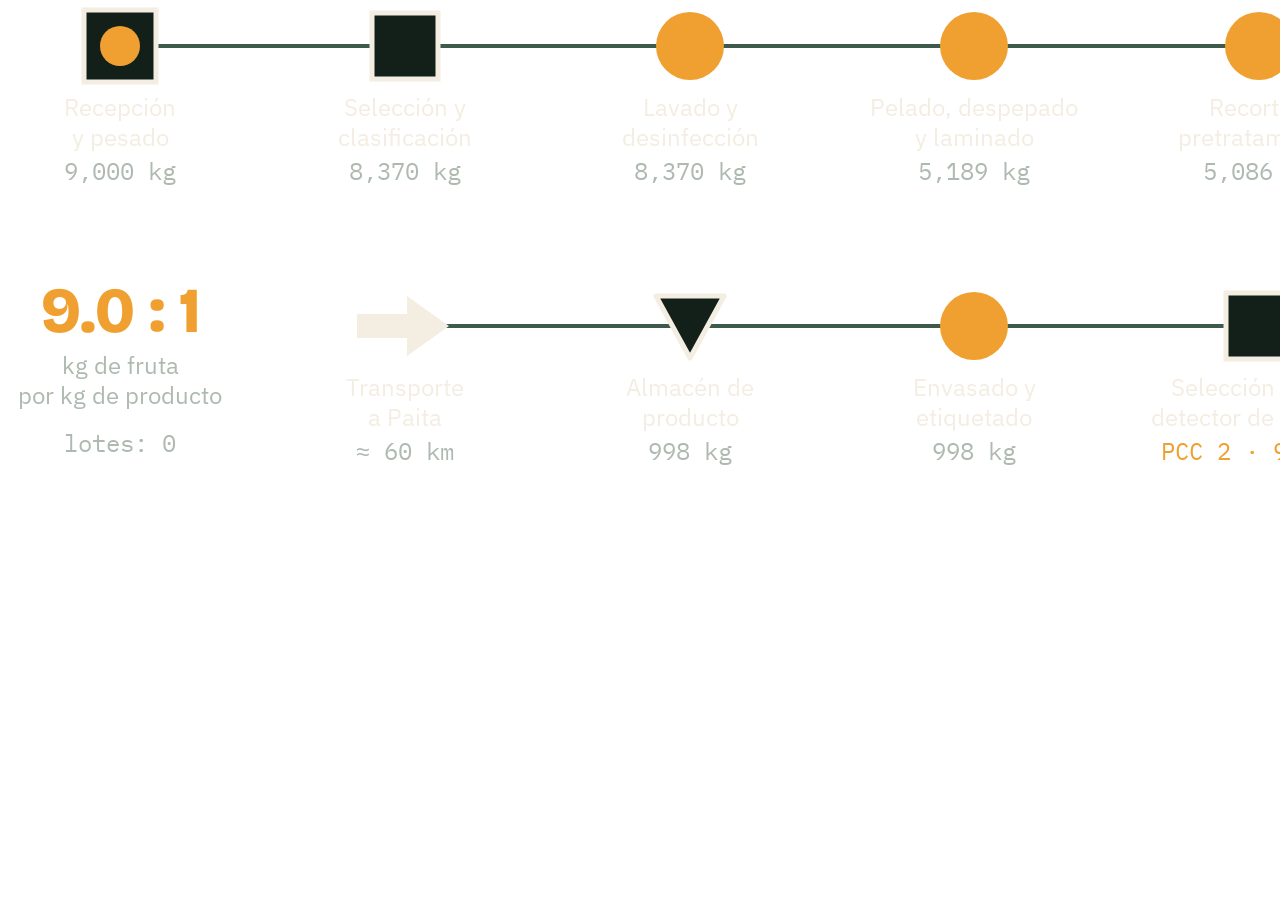
<file: anim/flujo.html>
<!doctype html><html lang="es"><head><meta charset="utf-8">
<link rel="stylesheet" href="../lib/fonts.css">
<style>
/* Flujograma DOP animado: los lotes de mango recorren la U y se encogen según el balance de materia */
body{margin:0;background:transparent;overflow:hidden;font-family:'IBM Plex Sans',Arial,sans-serif}
svg text{font-size:24px;fill:#F3EDE2}
.mono{font-family:'IBM Plex Mono',Consolas,monospace}
.kg{fill:#AEB9B0}.pcc{fill:#F0A030}
.node{opacity:0;transform-box:fill-box;transform-origin:center;animation:pop .4s cubic-bezier(.2,.8,.2,1) forwards}
@keyframes pop{0%{opacity:0;transform:scale(.6)}70%{opacity:1;transform:scale(1.06)}100%{opacity:1;transform:none}}
.lbl{opacity:0;animation:fd .5s forwards}@keyframes fd{to{opacity:1}}
#track{stroke-dasharray:3600;stroke-dashoffset:3600;animation:dr .8s ease forwards}@keyframes dr{to{stroke-dashoffset:0}}
.ring{fill:none;stroke:#F0A030;stroke-width:4;transform-box:fill-box;transform-origin:center}
@media (prefers-reduced-motion:reduce){.node,.lbl{animation:none;opacity:1}#track{animation:none;stroke-dashoffset:0}}
</style></head><body>
<svg id="s" width="1664" height="530" viewBox="0 0 1664 530"></svg>
<script>
const S=document.getElementById('s'),NS='http://www.w3.org/2000/svg';
function el(t,a,p){const e=document.createElementNS(NS,t);for(const k in a)e.setAttribute(k,a[k]);(p||S).appendChild(e);return e}
function tx(x,y,s,a,p){const e=el('text',Object.assign({x,y,'text-anchor':'middle'},a||{}),p);e.textContent=s;return e}
const Y1=46,Y2=326,XR=1624;
// t: op, insp, comb, esp, alm, trans · m: kg/día que salen de la etapa
const N=[
 {x:120,y:Y1,t:'comb',l:['Recepción','y pesado'],m:9000},
 {x:405,y:Y1,t:'insp',l:['Selección y','clasificación'],m:8370},
 {x:690,y:Y1,t:'op',l:['Lavado y','desinfección'],m:8370},
 {x:974,y:Y1,t:'op',l:['Pelado, despepado','y laminado'],m:5189},
 {x:1259,y:Y1,t:'op',l:['Recorte y','pretratamiento'],m:5086},
 {x:1544,y:Y1,t:'op',l:['Secado híbrido'],m:1029,pcc:'PCC 1',vapor:1},
 {x:1544,y:Y2,t:'esp',l:['Acondicionado 24 h'],m:1029},
 {x:1259,y:Y2,t:'insp',l:['Selección final y','detector de metales'],m:998,pcc:'PCC 2'},
 {x:974,y:Y2,t:'op',l:['Envasado y','etiquetado'],m:998},
 {x:690,y:Y2,t:'alm',l:['Almacén de','producto'],m:998},
 {x:405,y:Y2,t:'trans',l:['Transporte','a Paita'],m:998,km:1}
];
// recorrido: fila superior a la derecha, baja por el costado y vuelve por la fila inferior
const L1=XR-N[0].x,L2=Y2-Y1,pos=n=>n.y===Y1?n.x-N[0].x:L1+L2+(XR-n.x),END=pos(N[10])+40;
function at(s){if(s<=L1)return[N[0].x+s,Y1];if(s<=L1+L2)return[XR,Y1+(s-L1)];return[XR-(s-L1-L2),Y2]}
el('path',{id:'track',d:`M${N[0].x} ${Y1}H${XR}V${Y2}H${N[10].x-40}`,fill:'none',stroke:'#3E5A4A','stroke-width':4,'stroke-linejoin':'round'});
const G=el('g',{});
function sym(n,i){const g=el('g',{class:'node',style:`animation-delay:${.05+i*.04}s`},G),x=n.x,y=n.y;
 if(n.t==='op')el('circle',{cx:x,cy:y,r:34,fill:'#F0A030'},g);
 if(n.t==='insp')el('rect',{x:x-33,y:y-33,width:66,height:66,fill:'#13201A',stroke:'#F3EDE2','stroke-width':5},g);
 if(n.t==='comb'){el('rect',{x:x-36,y:y-36,width:72,height:72,fill:'#13201A',stroke:'#F3EDE2','stroke-width':5},g);el('circle',{cx:x,cy:y,r:20,fill:'#F0A030'},g)}
 if(n.t==='esp')el('path',{d:`M${x-28} ${y-36}h20a36 36 0 0 1 0 72h-20z`,fill:'#8C978F'},g);
 if(n.t==='alm')el('path',{d:`M${x-34} ${y-30}H${x+34}L${x} ${y+32}Z`,fill:'#13201A',stroke:'#F3EDE2','stroke-width':5,'stroke-linejoin':'round'},g);
 if(n.t==='trans')el('path',{d:`M${x-48} ${y-12}h50v-18l42 30-42 30v-18h-50z`,fill:'#F3EDE2'},g);
 const lg=el('g',{class:'lbl',style:`animation-delay:${.1+i*.04}s`});
 n.l.forEach((s,j)=>tx(x,y+70+j*30,s,{},lg));
 const ky=y+70+n.l.length*30+4;
 n.kgEl=tx(x,ky,(n.pcc?n.pcc+' · ':'')+(n.km?'≈ 60 km':n.m.toLocaleString('en-US')+' kg'),{class:'mono '+(n.pcc?'pcc':'kg')},lg);
 n.g=g;n.s=pos(n)}
N.forEach(sym);
// contador en la esquina libre de la fila inferior
const cg=el('g',{class:'lbl',style:'animation-delay:.5s'});
const big=tx(N[0].x,Y2+6,'9.0 : 1',{style:"font-family:'Bricolage Grotesque',sans-serif;font-size:64px;font-weight:800;fill:#F0A030"},cg);
tx(N[0].x,Y2+48,'kg de fruta',{class:'kg'},cg);tx(N[0].x,Y2+78,'por kg de producto',{class:'kg'},cg);
const cnt=tx(N[0].x,Y2+126,'lotes: 0',{class:'mono kg'},cg);
const PL=el('g',{}),TK=el('g',{});
const lots=[],parts=[];let done=0,last=0;
const r=m=>7+15*Math.sqrt(m/9000),SPEED=260;
function mass(s){let m=N[0].m;for(const n of N)if(s>=n.s)m=n.m;return m}
function spawnLoss(n,lost){const k=n.vapor?14:Math.max(1,Math.round(lost/320));
 for(let i=0;i<k;i++){const c=el('circle',{r:n.vapor?5:4,fill:n.vapor?'#C9D3CB':'#8C978F'},PL);
  parts.push({c,x:n.x+(Math.random()-.5)*40,y:n.y,vx:(Math.random()-.5)*30,vy:n.vapor?-(40+Math.random()*60):30+Math.random()*40,life:0,max:1+Math.random()*.6})}}
function flash(n){const c=el('circle',{cx:n.x,cy:n.y,r:40,class:'ring'},PL);c.animate([{opacity:1,transform:'scale(1)'},{opacity:0,transform:'scale(1.8)'}],{duration:900,easing:'ease-out'}).onfinish=()=>c.remove()}
function step(t){const dt=Math.min((t-(step.t||t))/1000,.05);step.t=t;
 // la posición sale del tiempo transcurrido, así el ritmo no depende de los cuadros por segundo
 if(t>500&&t-last>1300){last=t;lots.push({t0:t,s:0,c:el('circle',{r:r(9000),fill:'#F0A030',stroke:'#13201A','stroke-width':3},TK),passed:0})}
 for(let i=lots.length-1;i>=0;i--){const L=lots[i];L.s=(t-L.t0)/1000*SPEED;
  while(L.passed<N.length&&L.s>=N[L.passed].s){const n=N[L.passed],prev=L.passed?N[L.passed-1].m:n.m;
   if(prev>n.m)spawnLoss(n,prev-n.m);if(n.pcc)flash(n);L.passed++}
  const [x,y]=at(Math.min(L.s,END)),m=mass(L.s);L.c.setAttribute('cx',x);L.c.setAttribute('cy',y);L.c.setAttribute('r',r(m).toFixed(1));
  if(L.s>=END){L.c.remove();lots.splice(i,1);done++;cnt.textContent='lotes: '+done}}
 for(let i=parts.length-1;i>=0;i--){const p=parts[i];p.life+=dt;p.x+=p.vx*dt;p.y+=p.vy*dt;
  p.c.setAttribute('cx',p.x.toFixed(1));p.c.setAttribute('cy',p.y.toFixed(1));p.c.setAttribute('opacity',Math.max(0,1-p.life/p.max).toFixed(2));
  if(p.life>=p.max){p.c.remove();parts.splice(i,1)}}
 requestAnimationFrame(step)}
if(!matchMedia('(prefers-reduced-motion: reduce)').matches)requestAnimationFrame(step);
</script></body></html>
</file>
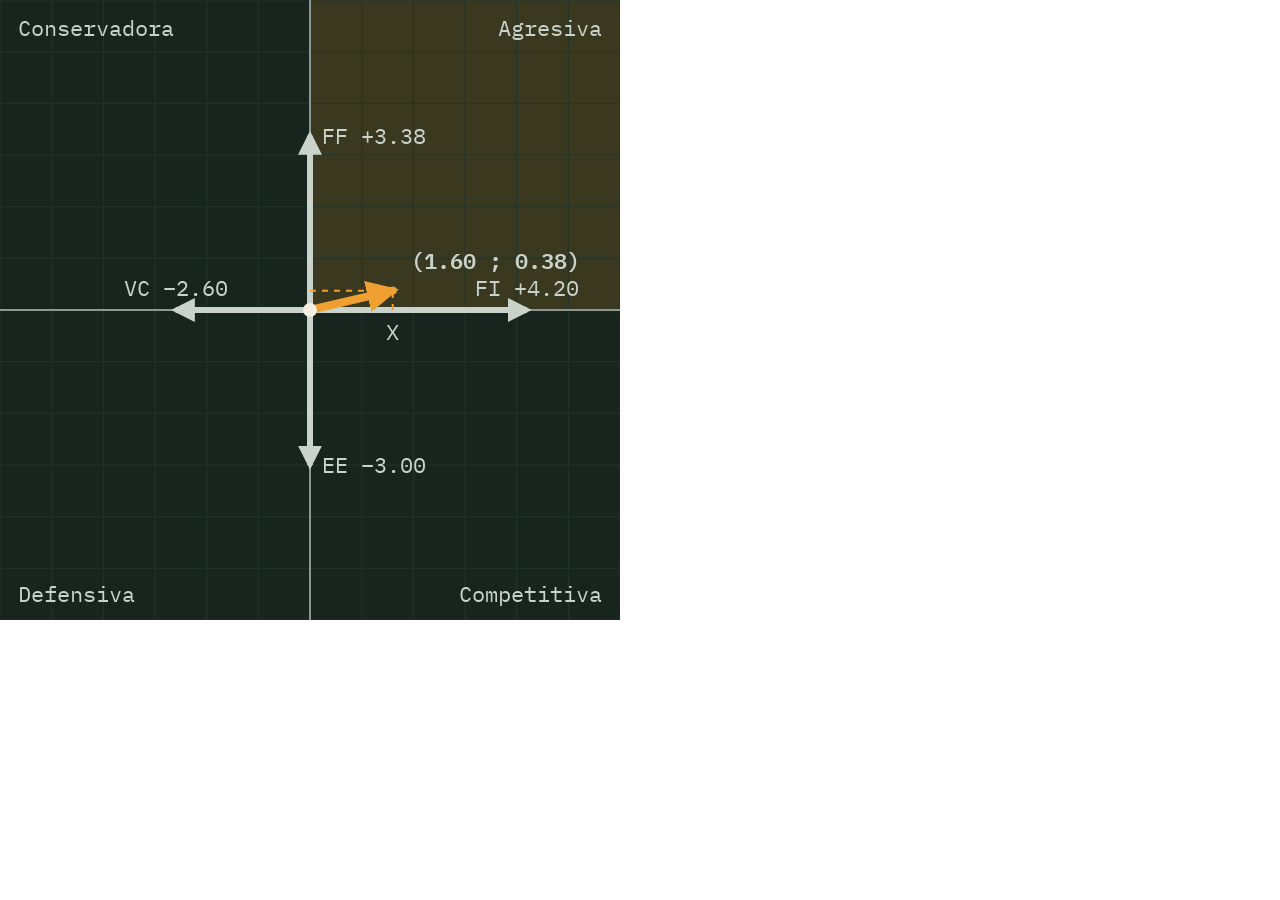
<file: anim/peyea.html>
<!doctype html><html lang="es"><head><meta charset="utf-8">
<link rel="stylesheet" href="../lib/fonts.css">
<style>
/* PEYEA animada: primero las cuatro dimensiones como flechas sobre los ejes, después su suma como vector */
body{margin:0;background:transparent;overflow:hidden}
text{font-family:'IBM Plex Mono',Consolas,monospace;font-size:22px;fill:#C9D3CB}
.f{opacity:0;animation:o .35s forwards}@keyframes o{to{opacity:1}}
.d{stroke-dasharray:var(--l);stroke-dashoffset:var(--l);animation:dr .5s cubic-bezier(.4,0,.2,1) forwards}@keyframes dr{to{stroke-dashoffset:0}}
.pulse{transform-box:fill-box;transform-origin:center;animation:pu 1.6s 1.8s ease-out infinite;opacity:0}
@keyframes pu{0%{opacity:.9;transform:scale(1)}100%{opacity:0;transform:scale(3)}}
@media (prefers-reduced-motion:reduce){.f,.d,.pulse{animation:none;opacity:1;stroke-dashoffset:0}}
</style></head><body>
<svg id="s" width="620" height="620" viewBox="0 0 620 620"></svg>
<script>
const S=document.getElementById('s'),NS='http://www.w3.org/2000/svg',U=620/12,C=310;
function el(t,a,p){const e=document.createElementNS(NS,t);for(const k in a)e.setAttribute(k,a[k]);(p||S).appendChild(e);return e}
function tx(x,y,s,a){const e=el('text',Object.assign({x,y},a||{}));e.textContent=s;return e}
const X=v=>C+v*U,Y=v=>C-v*U;
const defs=el('defs',{});
[['am','#F0A030'],['ag','#C9D3CB']].forEach(([id,c])=>{const m=el('marker',{id,viewBox:'0 0 10 10',refX:8,refY:5,markerWidth:4,markerHeight:4,orient:'auto'},defs);el('path',{d:'M0 0L10 5L0 10Z',fill:c},m)});
el('rect',{x:0,y:0,width:620,height:620,fill:'#17251E'});
const q=el('rect',{x:C,y:0,width:310,height:310,fill:'#F0A030','fill-opacity':.16,class:'f',style:'animation-delay:1.4s'});
for(let v=-6;v<=6;v++){if(!v)continue;el('line',{x1:X(v),x2:X(v),y1:0,y2:620,stroke:'#22342B'});el('line',{y1:Y(v),y2:Y(v),x1:0,x2:620,stroke:'#22342B'})}
function line(x1,y1,x2,y2,a,delay){const l=Math.hypot(x2-x1,y2-y1);return el('line',Object.assign({x1,y1,x2,y2,class:'d',style:`--l:${l};animation-delay:${delay}s`},a))}
line(0,C,620,C,{stroke:'#8C978F','stroke-width':2},0);line(C,620,C,0,{stroke:'#8C978F','stroke-width':2},.15);
[['Conservadora',18,36,'start'],['Agresiva',602,36,'end'],['Defensiva',18,602,'start'],['Competitiva',602,602,'end']].forEach(([s,x,y,a],i)=>tx(x,y,s,{'text-anchor':a,class:'f',style:`animation-delay:${.15+i*.04}s`,fill:s==='Agresiva'?'#F0A030':'#8C978F'}));
// las cuatro dimensiones (promedios de la matriz)
const D=[['FI +4.20',4.2,0,X(4.2),C-14,'middle'],['VC −2.60',-2.6,0,X(-2.6),C-14,'middle'],['FF +3.38',0,3.375,C+12,Y(3.375)+8,'start'],['EE −3.00',0,-3,C+12,Y(-3)+8,'start']];
D.forEach(([s,dx,dy,lx,ly,a],i)=>{const d=.25+i*.12;line(C,C,X(dx),Y(dy),{stroke:'#C9D3CB','stroke-width':6,'marker-end':'url(#ag)'},d);tx(lx,ly,s,{'text-anchor':a,class:'f',style:`animation-delay:${d+.25}s`,fill:'#F3EDE2'})});
// proyecciones del resultado
const px=X(1.6),py=Y(.375);
const proj={stroke:'#F0A030','stroke-width':2,'stroke-dasharray':'6 6',class:'f',style:'animation-delay:.85s'};
el('line',Object.assign({x1:px,y1:C,x2:px,y2:py},proj));el('line',Object.assign({x1:C,y1:py,x2:px,y2:py},proj));
tx(px,C+30,'X',{'text-anchor':'middle',class:'f',style:'animation-delay:.85s',fill:'#F0A030'});
line(C,C,px,py,{stroke:'#F0A030','stroke-width':8,'stroke-linecap':'round','marker-end':'url(#am)'},.9);
el('circle',{cx:px,cy:py,r:9,fill:'none',stroke:'#F0A030','stroke-width':3,class:'pulse'});
el('circle',{cx:C,cy:C,r:7,fill:'#F3EDE2'});
tx(px+18,py-22,'(1.60 ; 0.38)',{class:'f',style:'animation-delay:1.3s',fill:'#F0A030','font-weight':600});
</script></body></html>
</file>
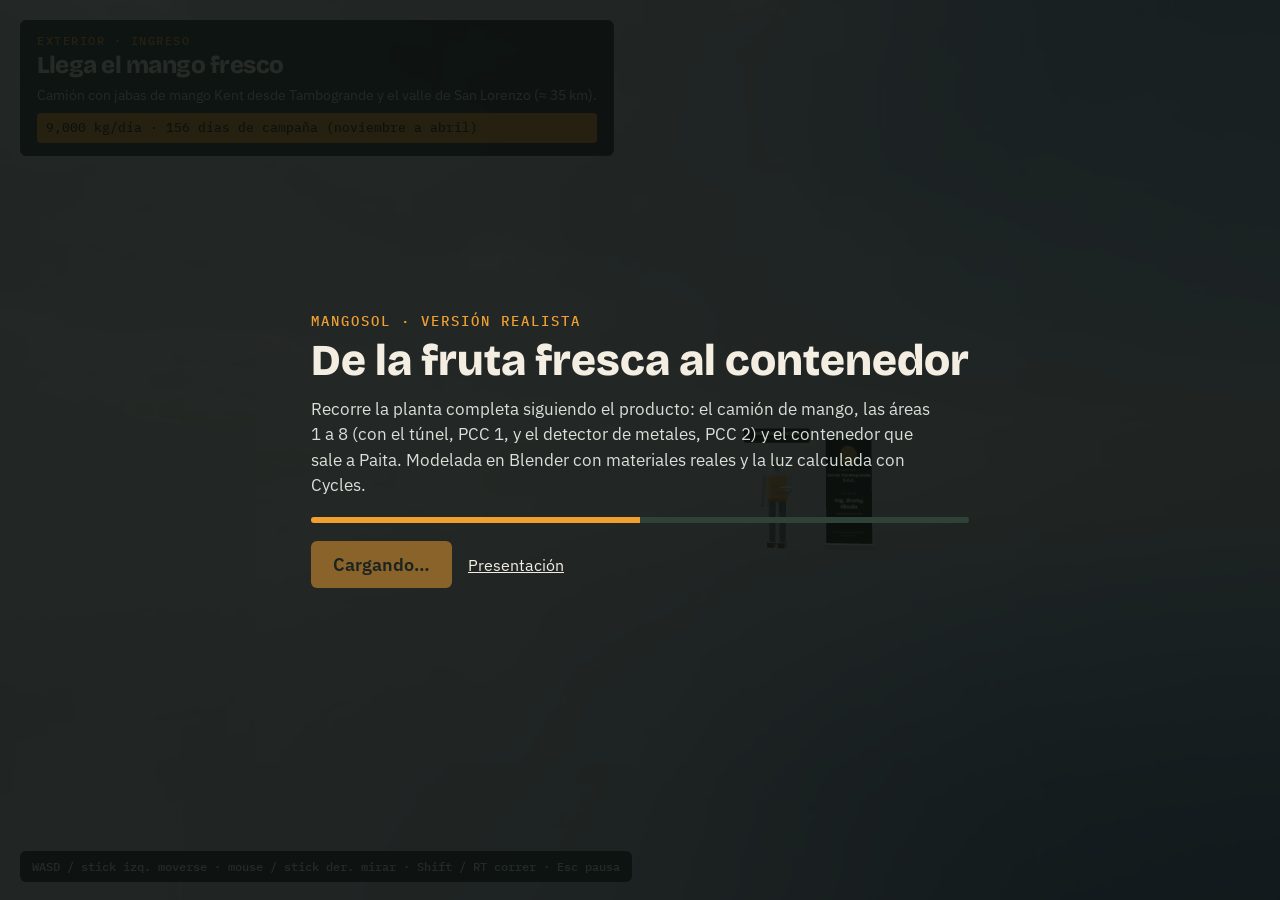
<file: proto/planta.html>
<!doctype html><html lang="es"><head><meta charset="utf-8">
<meta name="viewport" content="width=device-width,initial-scale=1">
<title>Planta realista MangoSol</title>
<link rel="stylesheet" href="../lib/fonts.css">
<style>
/* Áreas 4, 5B, 6 y 7 modeladas en Blender: luz precalculada (lightmaps) + reflejos HDR y sombras en tiempo real */
:root{--osc:#13201A;--pan:rgba(19,32,26,.88);--nar:#F0A030;--cre:#F3EDE2;--gri:#AEB9B0;--lin:#2E4237}
html,body{margin:0;height:100%;overflow:hidden;background:#0b0f0d;color:var(--cre);font-family:'IBM Plex Sans',Arial,sans-serif}
canvas{display:block;width:100%;height:100%}
#hud{position:fixed;left:20px;top:20px;max-width:min(46vw,620px);background:var(--pan);border:1px solid var(--lin);border-radius:6px;padding:12px 16px;pointer-events:none}
#hud .k{font:500 clamp(12px,.75vw,15px) 'IBM Plex Mono',monospace;letter-spacing:1.5px;text-transform:uppercase;color:var(--nar)}
#hud h1{margin:4px 0 6px;font:800 clamp(22px,1.9vw,40px)/1.1 'Bricolage Grotesque',Georgia,sans-serif;letter-spacing:-.02em}
#hud p{margin:0;font-size:clamp(14px,.95vw,19px);line-height:1.45;color:#D8E0D9}
#hud .dato{margin-top:8px;font:500 clamp(13px,.85vw,17px)/1.5 'IBM Plex Mono',monospace;color:var(--osc);background:var(--nar);padding:.4em .7em;border-radius:4px}
#ayuda{position:fixed;left:20px;bottom:18px;font:500 clamp(12px,.8vw,16px) 'IBM Plex Mono',monospace;background:var(--pan);padding:8px 12px;border-radius:6px}
#menu{position:fixed;inset:0;display:flex;align-items:center;justify-content:center;background:rgba(11,15,13,.88)}
#menu.off{display:none}
#menu .box{max-width:680px;padding:28px}
#menu .k{font:500 14px 'IBM Plex Mono',monospace;letter-spacing:2px;text-transform:uppercase;color:var(--nar)}
#menu h2{margin:8px 0 12px;font:800 44px/1.05 'Bricolage Grotesque',Georgia,sans-serif}
#menu p{margin:0 0 18px;font-size:17px;line-height:1.5;color:#D8E0D9;max-width:62ch}
#barra{height:6px;background:var(--lin);border-radius:3px;overflow:hidden;margin:0 0 18px}
#barra i{display:block;height:100%;width:0;background:var(--nar);transition:width .2s}
button{font:700 18px 'IBM Plex Sans',Arial,sans-serif;background:var(--nar);color:var(--osc);border:0;border-radius:6px;padding:12px 22px;cursor:pointer}
button:disabled{opacity:.5;cursor:wait}
a{color:var(--cre);margin-left:16px}
</style></head><body>
<canvas id="c"></canvas>
<div id="hud"><div class="k" id="hk">Exterior · ingreso</div><h1 id="hn">Llega el mango fresco</h1><p id="hp"></p><div class="dato" id="hd"></div></div>
<div id="ayuda">WASD / stick izq. moverse · mouse / stick der. mirar · Shift / RT correr · Esc pausa</div>
<div id="menu"><div class="box">
 <div class="k">MangoSol · versión realista</div>
 <h2>De la fruta fresca al contenedor</h2>
 <p>Recorre la planta completa siguiendo el producto: el camión de mango, las áreas 1 a 8 (con el túnel, PCC 1, y el detector de metales, PCC 2) y el contenedor que sale a Paita. Modelada en Blender con materiales reales y la luz calculada con Cycles.</p>
 <div id="barra"><i></i></div>
 <button id="go" disabled>Cargando…</button><a href="../index.html#/planta">Presentación</a>
</div></div>
<script src="../lib/three.min.js"></script>
<script src="../lib/GLTFLoader.js"></script>
<script src="../lib/RGBELoader.js"></script>
<script>
// ---------- áreas: mismas cifras del informe ----------
const AREAS=[
 {x0:0,x1:7,z0:0,z1:8,k:'Área 1 · zona sucia',n:'Recepción y pesado',p:'Se pesa cada pallet de jabas y se registra el lote y el proveedor: trazabilidad.',d:'Año 1: 116.6 t × 9.0 = 1,051 t de fruta = 0.2 % de lo que produce Piura'},
 {x0:7,x1:15,z0:0,z1:8,k:'Área 2 · cámara fría',n:'Almacén de materia prima',p:'La fruta pintona termina de madurar a 12–14 °C antes de entrar al proceso.',d:'Relación A con recepción: absolutamente necesaria'},
 {x0:15,x1:23,z0:0,z1:8,k:'Área 3 · zona sucia',n:'Selección y lavado',p:'Se descarta la fruta dañada y se lava por inmersión y aspersión con agua clorada a 100 ppm.',d:'9,000 × 0.93 = 8,370 kg · −630 kg de descarte (7 %)'},
 {x0:23,x1:33,z0:0,z1:8,k:'Área 4 · zona sucia',n:'Pelado, laminado y pretratamiento',p:'Pelado manual con cuchillos de acero, láminas de 6–8 mm y baño de ácido cítrico y ascórbico.',d:'8,370 kg × 0.62 = 5,189 kg de pulpa · −3,181 kg de cáscara y pepa'},
 {x0:33,x1:40,z0:0,z1:16,k:'Área 5B · secado · PCC 1',n:'Túnel de secado (GLP)',p:'Aire a 60–65 °C durante 8 a 10 h, hasta 16 % de humedad. 24 carros × 25 bandejas.',d:'5,086 × 0.17 = 864.6 kg de sólidos · ÷ 0.84 = 1,029 kg'},
 {x0:23,x1:33,z0:8,z1:16,k:'Área 6 · zona limpia · PCC 2',n:'Enfriado y selección final',p:'Reposo de 24 h en bandejas; se retiran láminas rotas y todo pasa por el detector de metales (Fe 1.5 mm).',d:'1,029 × 0.97 = 998 kg · 9,000 ÷ 998 = 9.0 : 1'},
 {x0:13,x1:23,z0:8,z1:16,k:'Área 7 · zona limpia',n:'Envasado',p:'Bolsa de polietileno grado alimentario dentro de caja de 10 kg, con lote y fecha.',d:'998 kg/día ÷ 10 = ≈ 100 cajas al día'},
 {x0:0,x1:13,z0:8,z1:16,k:'Área 8 · zona limpia',n:'Almacén de producto terminado',p:'Pallets de 45 cajas de 10 kg, envueltos en film, listos para el contenedor.',d:'998 kg × 156 días = 155.7 t/año de capacidad'},
 {x0:-16,x1:16,z0:-20,z1:0,k:'Exterior · ingreso',n:'Llega el mango fresco',p:'Camión con jabas de mango Kent desde Tambogrande y el valle de San Lorenzo (≈ 35 km).',d:'9,000 kg/día · 156 días de campaña (noviembre a abril)'},
 {x0:-16,x1:0,z0:0,z1:18,k:'Exterior · despacho',n:'Contenedor de 20 pies a Paita',p:'Se carga por el andén del almacén y viaja ≈ 60 km al puerto de Paita.',d:'≈ 10 t por contenedor ≈ 10 días de producción · año 1: ≈ 12 contenedores'}];
const $=id=>document.getElementById(id);let areaAct=null;
let cerca=false;
function hud(){if(typeof ING!=='undefined'&&Math.hypot(P.x-ING.x,P.z-ING.z)<3.2){if(!cerca){cerca=true;areaAct=null;const i=ING.info;
  $('hk').textContent=i.k;$('hn').textContent=i.n;$('hp').textContent=i.p;$('hd').textContent=i.d}return}
 cerca=false;const a=AREAS.find(a=>P.x>=a.x0&&P.x<=a.x1&&P.z>=a.z0&&P.z<=a.z1);if(!a||a===areaAct)return;areaAct=a;
 $('hk').textContent=a.k;$('hn').textContent=a.n;$('hp').textContent=a.p;$('hd').textContent=a.d}

// ---------- render ----------
const cv=$('c');
const R=new THREE.WebGLRenderer({canvas:cv,antialias:true});
R.setPixelRatio(Math.min(devicePixelRatio,1.5));
R.outputEncoding=THREE.sRGBEncoding;R.toneMapping=THREE.ACESFilmicToneMapping;R.toneMappingExposure=.85;
R.physicallyCorrectLights=true;R.shadowMap.enabled=true;R.shadowMap.type=THREE.PCFSoftShadowMap;
const S=new THREE.Scene();S.background=new THREE.Color(0x0b0f0d);
const cam=new THREE.PerspectiveCamera(68,1,.05,80);cam.rotation.order='YXZ';
S.add(new THREE.HemisphereLight(0xf4f1ea,0x30302c,.45));
const sol=new THREE.DirectionalLight(0xfff3e4,2.2);sol.position.set(20,22,-6);sol.target.position.set(12,0,0);
sol.castShadow=true;sol.shadow.mapSize.set(4096,4096);sol.shadow.bias=-.0004;sol.shadow.normalBias=.02;
Object.assign(sol.shadow.camera,{left:-32,right:32,top:26,bottom:-26,near:1,far:70});S.add(sol,sol.target);
const calor=new THREE.PointLight(0xff9a40,6,7,2);calor.position.set(37,2.1,7);S.add(calor);

const man=new THREE.LoadingManager();
man.onProgress=(u,l,t)=>document.querySelector('#barra i').style.width=(l/t*100)+'%';
const HORNEADO={Piso:'planta_luz_piso.jpg',Muros:'planta_luz_muros.jpg',Techo:'planta_luz_techo.jpg',Suelo:'planta_luz_suelo.jpg'},ESCALA=1/.35;
const tl=new THREE.TextureLoader(man);
new THREE.RGBELoader(man).setDataType(THREE.UnsignedByteType).load('tex/empty_warehouse_01_1k.hdr',hdr=>{
 const pm=new THREE.PMREMGenerator(R);S.environment=pm.fromEquirectangular(hdr).texture;hdr.dispose();pm.dispose()});
let COL=[];fetch('colisiones.json').then(r=>r.json()).then(j=>COL=j.cols.concat([[.6,1.2,-1.55,-.95],[-.95,.05,-1.35,-.95]]));  // + ingeniero y banner
tl.load('tex/cielo_2k.jpg',t=>{t.mapping=THREE.EquirectangularReflectionMapping;t.encoding=THREE.sRGBEncoding;S.background=t});
new THREE.GLTFLoader(man).load('planta.glb',g=>{
 const luces={};
 g.scene.traverse(o=>{if(!o.isMesh)return;
  const clave=Object.keys(HORNEADO).find(k=>o.name.startsWith(k));
  if(clave&&o.geometry.attributes.uv2){
   const t=luces[clave]||(luces[clave]=tl.load('tex/'+HORNEADO[clave]));t.flipY=false;t.encoding=THREE.sRGBEncoding;
   const m=o.material;o.material=new THREE.MeshBasicMaterial({map:m.map,color:m.color,lightMap:t,lightMapIntensity:ESCALA})}
  else{const m=o.material;
   m.envMapIntensity=m.metalness>.5?1.1:.45;            // el acero vive de sus reflejos
   if(m.map&&/^(Letrero|PCC|Pantalla|EPP|Display|Logo|Fachada|Indicador|Term)/.test(m.name)){   // letreros y pantallas legibles
    m.emissive=new THREE.Color(1,1,1);m.emissiveMap=m.map;m.emissiveIntensity=/^(Pantalla|Display)/.test(m.name)?1:.5}
   if(m.name.startsWith('Vidrio')){m.emissive=new THREE.Color(.55,.58,.58);m.emissiveIntensity=.5}
   o.castShadow=!m.transparent;o.receiveShadow=true}});
 S.add(g.scene)});
// ---------- Ing. Jimmy Nicola, ingeniero de planta, en la puerta de ingreso ----------
const ING={x:.9,z:-1.25,info:{k:'Ingeniero de planta',n:'Ing. Jimmy Nicola',
 p:'¡Bienvenidos a Sol de Tambogrande S.A.C.! Sigan el producto: del camión a la recepción, la U del proceso y el contenedor que sale a Paita.',
 d:'9,000 kg de fruta → 998 kg de producto = 9.0 : 1'}};
const ing=(()=>{const g=new THREE.Group(),std=(c,r=.6,m=0)=>new THREE.MeshStandardMaterial({color:c,roughness:r,metalness:m});
 const piel=std(0xb98058,.55),pant=std(0x2b3440,.85),camisa=std(0x6f8fb3,.75),chaleco=std(0xff6a10,.55),cinta=std(0xd9dde0,.2,.7),bota=std(0x1e1a17,.45),casco=std(0xf4f4f0,.28);
 const add=(geo,m,x,y,z,p)=>{const me=new THREE.Mesh(geo,m);me.position.set(x,y,z);me.castShadow=true;me.receiveShadow=true;p.add(me);return me};
 const piernas=[-1,1].map(s=>{const pv=new THREE.Group();pv.position.set(s*.1,.92,0);g.add(pv);
  add(new THREE.CylinderGeometry(.075,.06,.86,16),pant,0,-.43,0,pv);add(new THREE.BoxGeometry(.13,.1,.28),bota,0,-.87,-.04,pv);return pv});
 const perfil=[[0,0],[.17,0],[.19,.08],[.2,.3],[.21,.45],[.2,.52],[.12,.58],[0,.6]].map(p=>new THREE.Vector2(p[0],p[1]));
 const cu=new THREE.Group();cu.position.y=.9;g.add(cu);
 add(new THREE.LatheGeometry(perfil,24),camisa,0,0,0,cu).scale.set(1,1,.72);                       // torso
 add(new THREE.LatheGeometry(perfil.slice(0,6).map(v=>new THREE.Vector2(v.x*1.07,v.y)),24),chaleco,0,0,0,cu).scale.set(1,1,.75); // chaleco
 for(const y of[.17,.3])add(new THREE.CylinderGeometry(.212,.208,.03,24,1,true),cinta,0,y,0,cu).scale.set(1,1,.77); // cintas reflectivas
 add(new THREE.CylinderGeometry(.05,.055,.08,12),piel,0,.63,0,cu);
 add(new THREE.SphereGeometry(.105,24,16),piel,0,.76,0,cu).scale.set(1,1.18,1.08);
 add(new THREE.SphereGeometry(.125,24,12,0,Math.PI*2,0,Math.PI/2),casco,0,.8,0,cu).scale.set(1,.95,1.1);
 add(new THREE.CylinderGeometry(.15,.15,.012,24),casco,0,.8,-.02,cu).scale.set(1,1,1.15);
 add(new THREE.BoxGeometry(.17,.035,.02),std(0x15191c,.1,.3),0,.775,-.1,cu);                       // lentes de seguridad
 const brazos=[-1,1].map(s=>{const pv=new THREE.Group();pv.position.set(s*.25,.52,0);cu.add(pv);
  add(new THREE.CylinderGeometry(.055,.048,.3,12),camisa,0,-.15,0,pv);
  const ab=new THREE.Group();ab.position.y=-.3;pv.add(ab);
  add(new THREE.CylinderGeometry(.045,.04,.27,12),camisa,0,-.135,0,ab);add(new THREE.SphereGeometry(.045,12,8),piel,0,-.29,0,ab);
  pv.userData.ab=ab;return pv});
 add(new THREE.BoxGeometry(.24,.32,.015),std(0x8b6b43,.7),0,-.3,-.08,brazos[0].userData.ab);         // tablero
 g.position.set(ING.x,0,ING.z);S.add(g);return{g,cu,brazos}})();
function lienzo(w,h,dibujar){const c=document.createElement('canvas');c.width=w;c.height=h;dibujar(c.getContext('2d'),w,h);
 const t=new THREE.CanvasTexture(c);t.encoding=THREE.sRGBEncoding;t.anisotropy=8;return t}
function mangoLaminas(x,cx,cy,rx,ry){x.save();x.translate(cx,cy);x.rotate(-.24);x.beginPath();x.ellipse(0,0,rx,ry,0,0,Math.PI*2);x.clip();
 x.fillStyle='#F0A030';[0,6,-4,8,-3,5,-7,3,-5,7,0].forEach((d,i)=>x.fillRect(-rx-10+d,-ry+i*ry*2/11,rx*2+20,ry*2/11*.74));x.restore()}
document.fonts.ready.then(()=>{
 // banner roll-up junto al ingeniero
 const tb=lienzo(512,1200,(x,w,h)=>{x.fillStyle='#13201A';x.fillRect(0,0,w,h);mangoLaminas(x,256,190,95,112);
  x.textAlign='center';x.fillStyle='#F0A030';x.font="500 30px 'IBM Plex Mono'";x.fillText('BIENVENIDOS A',256,370);
  x.fillStyle='#F3EDE2';x.font="800 50px 'Bricolage Grotesque'";x.fillText('Sol de Tambogrande',256,435);x.fillText('S.A.C.',256,492);
  x.fillStyle='#2E4237';x.fillRect(80,560,352,3);
  x.fillStyle='#AEB9B0';x.font="500 28px 'IBM Plex Mono'";x.fillText('LOS RECIBE',256,640);
  x.fillStyle='#F3EDE2';x.font="800 64px 'Bricolage Grotesque'";x.fillText('Ing. Jimmy',256,730);x.fillText('Nicola',256,800);
  x.fillStyle='#F0A030';x.font="600 32px 'IBM Plex Sans'";x.fillText('Ingeniero de planta',256,870);
  x.fillStyle='#AEB9B0';x.font="400 26px 'IBM Plex Sans'";x.fillText('Planta de mango deshidratado',256,1080);x.fillText('Sullana · Piura',256,1120)});
 const ban=new THREE.Group(),alu=new THREE.MeshStandardMaterial({color:0xc8ccd0,metalness:1,roughness:.3});
 const lona=new THREE.Mesh(new THREE.PlaneGeometry(.85,2.0),new THREE.MeshStandardMaterial({map:tb,roughness:.7,emissive:0xffffff,emissiveMap:tb,emissiveIntensity:.25}));
 lona.position.y=1.12;lona.rotation.y=Math.PI;lona.castShadow=true;ban.add(lona);
 const base=new THREE.Mesh(new THREE.BoxGeometry(.9,.1,.22),alu);base.position.y=.05;ban.add(base);
 const barra=new THREE.Mesh(new THREE.CylinderGeometry(.012,.012,.88,8),alu);barra.rotation.z=Math.PI/2;barra.position.y=2.13;ban.add(barra);
 ban.position.set(-.45,0,-1.15);ban.rotation.y=.25;S.add(ban);
 // nombre sobre la cabeza
 const tn=lienzo(1024,220,(x,w,h)=>{x.fillStyle='rgba(19,32,26,.9)';x.beginPath();x.roundRect?x.roundRect(0,0,w,h,30):x.rect(0,0,w,h);x.fill();
  x.textAlign='center';x.fillStyle='#F3EDE2';x.font="800 84px 'Bricolage Grotesque'";x.fillText('ING. JIMMY NICOLA',w/2,105);
  x.fillStyle='#F0A030';x.font="500 44px 'IBM Plex Mono'";x.fillText('INGENIERO DE PLANTA',w/2,175)});
 const sp=new THREE.Sprite(new THREE.SpriteMaterial({map:tn,transparent:true,depthWrite:false}));sp.scale.set(1.3,.28,1);sp.position.set(ING.x,2.2,ING.z);S.add(sp)});
function animarIng(t,dt){const [bi,bd]=ing.brazos,dx=P.x-ING.x,dz=P.z-ING.z,d=Math.hypot(dx,dz);
 ing.cu.scale.y=1+Math.sin(t*1.6)*.006;                                   // respiración
 bi.rotation.x=.25;bi.userData.ab.rotation.x=1.25;                         // sostiene el tablero
 if(d<9){const a=Math.atan2(-dx,-dz),dif=((a-ing.g.rotation.y+Math.PI*3)%(Math.PI*2))-Math.PI;ing.g.rotation.y+=dif*Math.min(1,dt*4)}
 const saluda=d<7;bd.rotation.z+=((saluda?2.55+Math.sin(t*9)*.3:.08)-bd.rotation.z)*Math.min(1,dt*6);
 bd.userData.ab.rotation.z=saluda?Math.sin(t*9+1)*.35:0}

man.onLoad=()=>{const b=$('go');b.disabled=false;b.textContent='Recorrer'};

// ---------- caminar ----------
const P={x:-1.5,z:-14.5,yaw:-2.76,pitch:.02};  // afuera, frente al camión de mango
const PISABLE=[[0,40,0,16],[-16,16,-20,0],[-16,0,0,18]];  // nave, patio de ingreso y patio de despacho
const RAD=.3,blk=(x,z)=>{if(!PISABLE.some(r=>x>=r[0]&&x<=r[1]&&z>=r[2]&&z<=r[3]))return true;
 return COL.some(c=>x>c[0]-RAD&&x<c[1]+RAD&&z>c[2]-RAD&&z<c[3]+RAD)};
const keys=new Set();let jugando=false,prev=[];
addEventListener('keydown',e=>{keys.add(e.code);if(e.code==='Escape')pausa();if(!jugando&&e.code==='Enter'&&!$('go').disabled)$('go').click()});
addEventListener('keyup',e=>keys.delete(e.code));addEventListener('blur',()=>keys.clear());
addEventListener('mousemove',e=>{if(document.pointerLockElement!==cv)return;P.yaw-=e.movementX*.0022;P.pitch=Math.max(-1.3,Math.min(1.3,P.pitch-e.movementY*.0022))});
const bloquear=()=>{try{const r=cv.requestPointerLock();r&&r.catch&&r.catch(()=>{})}catch(e){}};  // el navegador puede negarlo: se sigue sin mouse
$('go').onclick=()=>{jugando=true;$('menu').classList.add('off');bloquear()};
cv.onclick=()=>{if(jugando&&document.pointerLockElement!==cv)bloquear()};
document.addEventListener('pointerlockchange',()=>{if(document.pointerLockElement!==cv&&jugando)pausa()});
function pausa(){jugando=false;$('menu').classList.remove('off');$('go').textContent='Continuar'}
const dz=v=>Math.abs(v)<.15?0:(v-Math.sign(v)*.15)/.85;
function pad(dt){const p=[...(navigator.getGamepads?navigator.getGamepads():[])].find(g=>g&&g.connected);if(!p)return{f:0,s:0,run:false};
 const b=i=>p.buttons[i]&&p.buttons[i].pressed,ed=i=>b(i)&&!prev[i];let o={f:0,s:0,run:false};
 if(!jugando){if((ed(0)||ed(9))&&!$('go').disabled){jugando=true;$('menu').classList.add('off')}}
 else{o.s=dz(p.axes[0]||0);o.f=-dz(p.axes[1]||0);P.yaw-=dz(p.axes[2]||0)*2.4*dt;P.pitch=Math.max(-1.3,Math.min(1.3,P.pitch-dz(p.axes[3]||0)*1.7*dt));
  o.run=(p.buttons[7]&&p.buttons[7].value>.4)||b(10);if(ed(9))pausa()}
 prev=p.buttons.map(x=>x.pressed);return o}
function resize(){R.setSize(innerWidth,innerHeight,false);cam.aspect=innerWidth/innerHeight;cam.updateProjectionMatrix()}
addEventListener('resize',resize);resize();
const clk=new THREE.Clock();
(function loop(){requestAnimationFrame(loop);const dt=Math.min(clk.getDelta(),.05),g=pad(dt);
 if(jugando){const k=c=>keys.has(c)?1:0;let f=k('KeyW')+k('ArrowUp')-k('KeyS')-k('ArrowDown')+g.f,s=k('KeyD')+k('ArrowRight')-k('KeyA')-k('ArrowLeft')+g.s;
  const l=Math.hypot(f,s);if(l>1){f/=l;s/=l}const sp=(keys.has('ShiftLeft')||g.run?4.5:2.4)*dt,sy=Math.sin(P.yaw),cy=Math.cos(P.yaw);
  const dx=(-sy*f+cy*s)*sp,dzz=(-cy*f-sy*s)*sp;const atrapado=blk(P.x,P.z);  // si quedó dentro de un objeto, se le deja salir
  if(atrapado||!blk(P.x+dx,P.z))P.x+=dx;if(atrapado||!blk(P.x,P.z+dzz))P.z+=dzz}
 animarIng(performance.now()/1000,dt);hud();calor.intensity=6+Math.sin(performance.now()/700)*.6;
 cam.position.set(P.x,1.65,P.z);cam.rotation.set(P.pitch,P.yaw,0);R.render(S,cam)})();
</script>
</body></html>
</file>
<file: lib/fonts.css>
/* Fuentes locales para usar la presentación sin internet (Google Fonts, licencia OFL) */
@font-face {
  font-family: 'Bricolage Grotesque';
  font-style: normal;
  font-weight: 400 800;
  font-stretch: 100%;
  font-display: swap;
  src: url(fonts/BricolageGrotesque-400-800-latin-ext.woff2) format('woff2');
  unicode-range: U+0100-02BA, U+02BD-02C5, U+02C7-02CC, U+02CE-02D7, U+02DD-02FF, U+0304, U+0308, U+0329, U+1D00-1DBF, U+1E00-1E9F, U+1EF2-1EFF, U+2020, U+20A0-20AB, U+20AD-20C4, U+2113, U+2C60-2C7F, U+A720-A7FF;
}
@font-face {
  font-family: 'Bricolage Grotesque';
  font-style: normal;
  font-weight: 400 800;
  font-stretch: 100%;
  font-display: swap;
  src: url(fonts/BricolageGrotesque-400-800-latin.woff2) format('woff2');
  unicode-range: U+0000-00FF, U+0131, U+0152-0153, U+02BB-02BC, U+02C6, U+02DA, U+02DC, U+0304, U+0308, U+0329, U+2000-206F, U+20AC, U+2122, U+2191, U+2193, U+2212, U+2215, U+FEFF, U+FFFD;
}
@font-face {
  font-family: 'IBM Plex Mono';
  font-style: normal;
  font-weight: 400;
  font-display: swap;
  src: url(fonts/IBMPlexMono-400-latin-ext.woff2) format('woff2');
  unicode-range: U+0100-02BA, U+02BD-02C5, U+02C7-02CC, U+02CE-02D7, U+02DD-02FF, U+0304, U+0308, U+0329, U+1D00-1DBF, U+1E00-1E9F, U+1EF2-1EFF, U+2020, U+20A0-20AB, U+20AD-20C4, U+2113, U+2C60-2C7F, U+A720-A7FF;
}
@font-face {
  font-family: 'IBM Plex Mono';
  font-style: normal;
  font-weight: 400;
  font-display: swap;
  src: url(fonts/IBMPlexMono-400-latin.woff2) format('woff2');
  unicode-range: U+0000-00FF, U+0131, U+0152-0153, U+02BB-02BC, U+02C6, U+02DA, U+02DC, U+0304, U+0308, U+0329, U+2000-206F, U+20AC, U+2122, U+2191, U+2193, U+2212, U+2215, U+FEFF, U+FFFD;
}
@font-face {
  font-family: 'IBM Plex Mono';
  font-style: normal;
  font-weight: 500;
  font-display: swap;
  src: url(fonts/IBMPlexMono-500-latin-ext.woff2) format('woff2');
  unicode-range: U+0100-02BA, U+02BD-02C5, U+02C7-02CC, U+02CE-02D7, U+02DD-02FF, U+0304, U+0308, U+0329, U+1D00-1DBF, U+1E00-1E9F, U+1EF2-1EFF, U+2020, U+20A0-20AB, U+20AD-20C4, U+2113, U+2C60-2C7F, U+A720-A7FF;
}
@font-face {
  font-family: 'IBM Plex Mono';
  font-style: normal;
  font-weight: 500;
  font-display: swap;
  src: url(fonts/IBMPlexMono-500-latin.woff2) format('woff2');
  unicode-range: U+0000-00FF, U+0131, U+0152-0153, U+02BB-02BC, U+02C6, U+02DA, U+02DC, U+0304, U+0308, U+0329, U+2000-206F, U+20AC, U+2122, U+2191, U+2193, U+2212, U+2215, U+FEFF, U+FFFD;
}
@font-face {
  font-family: 'IBM Plex Mono';
  font-style: normal;
  font-weight: 600;
  font-display: swap;
  src: url(fonts/IBMPlexMono-600-latin-ext.woff2) format('woff2');
  unicode-range: U+0100-02BA, U+02BD-02C5, U+02C7-02CC, U+02CE-02D7, U+02DD-02FF, U+0304, U+0308, U+0329, U+1D00-1DBF, U+1E00-1E9F, U+1EF2-1EFF, U+2020, U+20A0-20AB, U+20AD-20C4, U+2113, U+2C60-2C7F, U+A720-A7FF;
}
@font-face {
  font-family: 'IBM Plex Mono';
  font-style: normal;
  font-weight: 600;
  font-display: swap;
  src: url(fonts/IBMPlexMono-600-latin.woff2) format('woff2');
  unicode-range: U+0000-00FF, U+0131, U+0152-0153, U+02BB-02BC, U+02C6, U+02DA, U+02DC, U+0304, U+0308, U+0329, U+2000-206F, U+20AC, U+2122, U+2191, U+2193, U+2212, U+2215, U+FEFF, U+FFFD;
}
@font-face {
  font-family: 'IBM Plex Sans';
  font-style: normal;
  font-weight: 400;
  font-stretch: 100%;
  font-display: swap;
  src: url(fonts/IBMPlexSans-400-latin-ext.woff2) format('woff2');
  unicode-range: U+0100-02BA, U+02BD-02C5, U+02C7-02CC, U+02CE-02D7, U+02DD-02FF, U+0304, U+0308, U+0329, U+1D00-1DBF, U+1E00-1E9F, U+1EF2-1EFF, U+2020, U+20A0-20AB, U+20AD-20C4, U+2113, U+2C60-2C7F, U+A720-A7FF;
}
@font-face {
  font-family: 'IBM Plex Sans';
  font-style: normal;
  font-weight: 400;
  font-stretch: 100%;
  font-display: swap;
  src: url(fonts/IBMPlexSans-400-latin.woff2) format('woff2');
  unicode-range: U+0000-00FF, U+0131, U+0152-0153, U+02BB-02BC, U+02C6, U+02DA, U+02DC, U+0304, U+0308, U+0329, U+2000-206F, U+20AC, U+2122, U+2191, U+2193, U+2212, U+2215, U+FEFF, U+FFFD;
}
@font-face {
  font-family: 'IBM Plex Sans';
  font-style: normal;
  font-weight: 500;
  font-stretch: 100%;
  font-display: swap;
  src: url(fonts/IBMPlexSans-500-latin-ext.woff2) format('woff2');
  unicode-range: U+0100-02BA, U+02BD-02C5, U+02C7-02CC, U+02CE-02D7, U+02DD-02FF, U+0304, U+0308, U+0329, U+1D00-1DBF, U+1E00-1E9F, U+1EF2-1EFF, U+2020, U+20A0-20AB, U+20AD-20C4, U+2113, U+2C60-2C7F, U+A720-A7FF;
}
@font-face {
  font-family: 'IBM Plex Sans';
  font-style: normal;
  font-weight: 500;
  font-stretch: 100%;
  font-display: swap;
  src: url(fonts/IBMPlexSans-500-latin.woff2) format('woff2');
  unicode-range: U+0000-00FF, U+0131, U+0152-0153, U+02BB-02BC, U+02C6, U+02DA, U+02DC, U+0304, U+0308, U+0329, U+2000-206F, U+20AC, U+2122, U+2191, U+2193, U+2212, U+2215, U+FEFF, U+FFFD;
}
@font-face {
  font-family: 'IBM Plex Sans';
  font-style: normal;
  font-weight: 600;
  font-stretch: 100%;
  font-display: swap;
  src: url(fonts/IBMPlexSans-600-latin-ext.woff2) format('woff2');
  unicode-range: U+0100-02BA, U+02BD-02C5, U+02C7-02CC, U+02CE-02D7, U+02DD-02FF, U+0304, U+0308, U+0329, U+1D00-1DBF, U+1E00-1E9F, U+1EF2-1EFF, U+2020, U+20A0-20AB, U+20AD-20C4, U+2113, U+2C60-2C7F, U+A720-A7FF;
}
@font-face {
  font-family: 'IBM Plex Sans';
  font-style: normal;
  font-weight: 600;
  font-stretch: 100%;
  font-display: swap;
  src: url(fonts/IBMPlexSans-600-latin.woff2) format('woff2');
  unicode-range: U+0000-00FF, U+0131, U+0152-0153, U+02BB-02BC, U+02C6, U+02DA, U+02DC, U+0304, U+0308, U+0329, U+2000-206F, U+20AC, U+2122, U+2191, U+2193, U+2212, U+2215, U+FEFF, U+FFFD;
}
</file>
